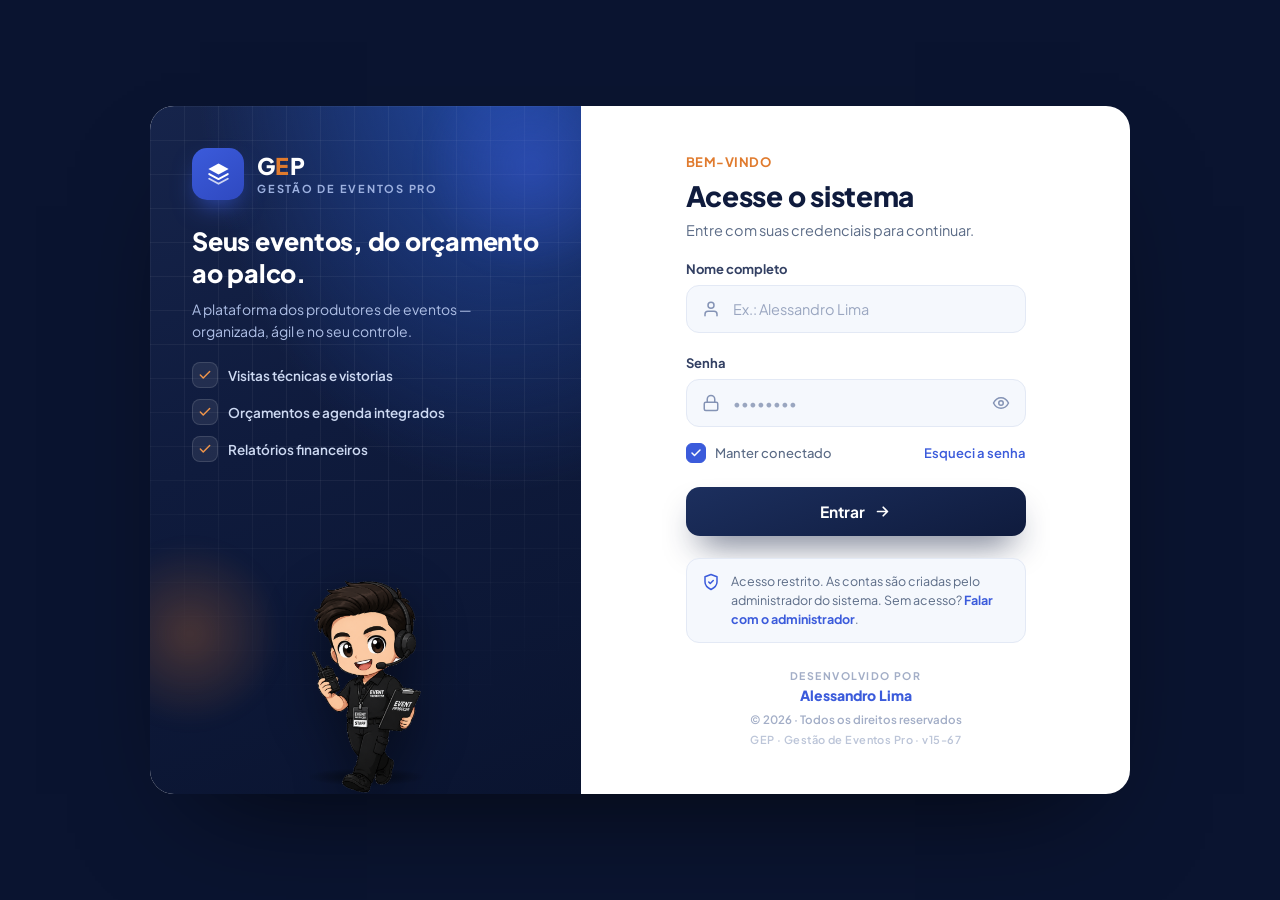
<file: login-gep.html>
<!DOCTYPE html>
<html lang="pt-BR">
<head>
<meta charset="UTF-8">
<meta name="viewport" content="width=device-width, initial-scale=1">
<title>GEP — Acesso ao Sistema</title>
<!-- ===== Ícones do app (arquivos em /icons/) ===== -->
<link rel="icon" type="image/png" sizes="32x32" href="icons/favicon-32.png">
<link rel="icon" type="image/png" sizes="16x16" href="icons/favicon-16.png">
<link rel="apple-touch-icon" sizes="180x180" href="icons/apple-touch-icon.png">
<meta name="apple-mobile-web-app-title" content="GEP">
<meta name="apple-mobile-web-app-capable" content="yes">
<meta name="apple-mobile-web-app-status-bar-style" content="black-translucent">
<link rel="manifest" href="manifest.json">
<meta name="theme-color" content="#0f1b3d">
<link rel="preconnect" href="https://fonts.googleapis.com">
<link rel="preconnect" href="https://fonts.gstatic.com" crossorigin>
<link href="https://fonts.googleapis.com/css2?family=Plus+Jakarta+Sans:wght@400;500;600;700;800&display=swap" rel="stylesheet">
<style>
  /* =====================================================================
     GEP — Gestão de Eventos Pro · Tela de Login
     HTML + CSS + JS puro. Autocontido. Imagem via src="produtor.png".
     Paleta: navy #0f1b3d · acento laranja #e07b2e
     ===================================================================== */
  :root{
    --navy:#0f1b3d; --navy-2:#0a1430; --navy-3:#16244b;
    --accent:#e07b2e; --accent-2:#f0954a;
    --blue:#3b5bdb; --blue-2:#2f49c0;
    --ink:#0f1b3d; --muted:#5b6b86; --line:#e3e9f5; --field:#f5f8fd;
  }
  *{ box-sizing:border-box; }
  html,body{ height:100%; }
  body{
    margin:0; min-height:100vh;
    display:flex; align-items:center; justify-content:center;
    padding:28px;
    font-family:'Plus Jakarta Sans', system-ui, -apple-system, sans-serif;
    background:var(--navy-2);
    color:var(--ink);
  }

  .gep-card{
    position:relative;
    display:flex; width:100%; max-width:980px; min-height:560px;
    background:#fff; border-radius:24px; overflow:hidden;
    box-shadow:0 50px 110px -50px rgba(0,0,0,.7);
  }

  /* ---------- Painel de marca (esquerda) ---------- */
  .gep-brand{
    position:relative; flex:0 0 44%;
    padding:42px 42px 0;
    color:#fff; overflow:hidden;
    background:
      radial-gradient(130% 120% at 82% -10%, #224aa6 0%, rgba(34,74,166,0) 55%),
      linear-gradient(160deg, #16244b 0%, var(--navy) 45%, var(--navy-2) 100%);
    display:flex; flex-direction:column;
  }
  /* grid sutil + glow */
  .gep-brand::before{
    content:""; position:absolute; inset:0;
    background-image:linear-gradient(rgba(255,255,255,.05) 1px, transparent 1px),
                     linear-gradient(90deg, rgba(255,255,255,.05) 1px, transparent 1px);
    background-size:34px 34px; mask-image:radial-gradient(120% 90% at 50% 20%, #000 40%, transparent 80%);
  }
  .gep-glow{ position:absolute; border-radius:50%; filter:blur(8px); pointer-events:none; }
  .gep-glow.a{ width:240px; height:240px; right:-70px; top:-60px; background:radial-gradient(circle, rgba(59,91,219,.45), transparent 65%); }
  .gep-glow.b{ width:200px; height:200px; left:-60px; bottom:60px; background:radial-gradient(circle, rgba(224,123,46,.28), transparent 65%); }

  .gep-logo-row{ position:relative; display:flex; align-items:center; gap:13px; }
  .gep-logo{
    display:inline-flex; align-items:center; justify-content:center;
    width:52px; height:52px; border-radius:15px;
    background:linear-gradient(145deg, var(--blue), var(--blue-2));
    box-shadow:0 12px 26px -8px rgba(59,91,219,.8);
  }
  .gep-logo svg{ width:27px; height:27px; }
  .gep-logo-txt .t{ font-size:23px; font-weight:800; letter-spacing:.02em; line-height:1; }
  .gep-logo-txt .t span{ color:var(--accent); }
  .gep-logo-txt .s{ font-size:11px; font-weight:700; letter-spacing:.16em; color:#9db1e0; text-transform:uppercase; margin-top:5px; }

  .gep-tag{ position:relative; margin-top:26px; }
  .gep-tag h1{ margin:0; font-size:25px; line-height:1.25; font-weight:800; letter-spacing:-.01em; }
  .gep-tag p{ margin:10px 0 0; font-size:14px; line-height:1.55; color:#aebfe6; max-width:280px; }

  .gep-feats{ position:relative; margin-top:20px; display:flex; flex-direction:column; gap:11px; }
  .gep-feat{ display:flex; align-items:center; gap:10px; font-size:13.5px; font-weight:600; color:#cdd9f2; }
  .gep-feat i{ display:inline-flex; align-items:center; justify-content:center; width:26px; height:26px; border-radius:8px; background:rgba(255,255,255,.08); border:1px solid rgba(255,255,255,.12); color:var(--accent-2); }
  .gep-feat svg{ width:14px; height:14px; }

  .gep-mascot{
    position:relative; margin-top:auto; align-self:center;
    width:200px; height:215px;
  }
  .gep-mascot .shadow{
    position:absolute; bottom:8px; left:50%; transform:translateX(-50%);
    width:120px; height:18px; border-radius:50%;
    background:radial-gradient(ellipse at center, rgba(0,0,0,.55), transparent 70%);
    animation:gep-shadow 4.6s ease-in-out infinite;
  }
  .gep-mascot .floater{ position:absolute; inset:0; animation:gep-float 4.8s ease-in-out infinite; }
  .gep-mascot img{
    position:absolute; bottom:0; left:50%; transform:translateX(-50%);
    height:215px; width:auto; display:block;
    filter:drop-shadow(0 16px 26px rgba(0,0,0,.45));
    -webkit-user-drag:none; user-select:none;
    animation:gep-breathe 3.5s ease-in-out infinite;
  }

  /* ---------- Formulário (direita) ---------- */
  .gep-form{ flex:1 1 auto; display:flex; flex-direction:column; justify-content:center; padding:48px 56px; }
  .gep-form-in{ width:100%; max-width:340px; margin:0 auto; }
  .gep-welcome{ font-size:13px; font-weight:700; letter-spacing:.04em; color:var(--accent); text-transform:uppercase; }
  .gep-h{ margin:8px 0 0; font-size:28px; font-weight:800; color:var(--ink); letter-spacing:-.01em; }
  .gep-sub{ margin:8px 0 0; font-size:14.5px; color:var(--muted); }

  .gep-group{ margin-top:22px; }
  .gep-label{ display:block; font-size:13px; font-weight:700; color:#334063; margin-bottom:8px; }
  .gep-field{
    display:flex; align-items:center; gap:11px;
    padding:13px 15px; background:var(--field);
    border:1.5px solid var(--line); border-radius:13px;
    transition:border-color .15s ease, box-shadow .15s ease, background .15s ease;
  }
  .gep-field:focus-within{ border-color:var(--blue); background:#fff; box-shadow:0 0 0 4px rgba(59,91,219,.14); }
  .gep-field svg{ width:18px; height:18px; color:#8493b5; flex:0 0 auto; }
  .gep-field input{ border:none; outline:none; background:transparent; width:100%; font-family:inherit; font-size:14.5px; color:var(--ink); }
  .gep-field input::placeholder{ color:#9aa6c0; }
  .gep-eye{ cursor:pointer; color:#8493b5; display:inline-flex; }

  .gep-row{ display:flex; align-items:center; justify-content:space-between; margin-top:16px; }
  .gep-check{ display:flex; align-items:center; gap:9px; cursor:pointer; font-size:13px; font-weight:500; color:var(--muted); user-select:none; }
  .gep-check .box{ display:inline-flex; align-items:center; justify-content:center; width:20px; height:20px; border-radius:6px; border:1.5px solid var(--line); background:#fff; color:#fff; transition:background .15s, border-color .15s; }
  .gep-check.on .box{ background:var(--blue); border-color:var(--blue); }
  .gep-check .box svg{ width:12px; height:12px; opacity:0; transition:opacity .15s; }
  .gep-check.on .box svg{ opacity:1; }
  .gep-link{ font-size:13px; font-weight:600; color:var(--blue); text-decoration:none; cursor:pointer; }
  .gep-link:hover{ text-decoration:underline; }

  .gep-enter{
    margin-top:24px; width:100%;
    display:flex; align-items:center; justify-content:center; gap:9px;
    padding:15px; border:none; border-radius:14px;
    background:linear-gradient(160deg, #1c2f5e, var(--navy));
    color:#fff; font-family:inherit; font-size:15.5px; font-weight:700; cursor:pointer;
    box-shadow:0 18px 34px -14px rgba(15,27,61,.85);
    transition:filter .15s ease, transform .12s ease;
  }
  .gep-enter:hover{ filter:brightness(1.12); }
  .gep-enter:active{ transform:translateY(1px); }
  .gep-enter svg{ width:17px; height:17px; }

  .gep-admin-note{ margin-top:22px; display:flex; align-items:flex-start; gap:11px; padding:13px 15px; background:var(--field); border:1px solid var(--line); border-radius:13px; font-size:12.5px; line-height:1.5; color:var(--muted); }
  .gep-admin-note svg{ width:18px; height:18px; color:var(--blue); flex:0 0 auto; margin-top:1px; }
  .gep-admin-note a{ font-weight:700; color:var(--blue); text-decoration:none; cursor:pointer; }
  .gep-admin-note a:hover{ text-decoration:underline; }

  .gep-foot{ margin-top:26px; text-align:center; }
  .gep-foot-dev{ font-size:10.5px; font-weight:700; letter-spacing:.14em; color:#a3aec7; text-transform:uppercase; }
  .gep-foot-name{ margin-top:4px; font-size:14px; font-weight:800; color:var(--blue); }
  .gep-foot-copy{ margin-top:8px; font-size:11.5px; font-weight:600; color:#a3aec7; }
  .gep-foot-ver{ margin-top:6px; font-size:11px; font-weight:600; letter-spacing:.04em; color:#bcc5d8; }

  /* =====================================================================
     CAPA ANDROID — layout vertical próprio (oculto no desktop)
     ===================================================================== */
  .gep-android{ display:none; }

  @media (max-width:760px){
    .gep-card{ display:none !important; }            /* esconde a versão desktop */
    body{ padding:0; background:var(--navy-2); align-items:stretch; }
    .gep-android{
      display:flex; flex-direction:column; align-items:center; justify-content:center;
      width:100%; min-height:100vh; min-height:100dvh;
      padding:calc(34px + env(safe-area-inset-top)) 22px calc(26px + env(safe-area-inset-bottom));
      position:relative; overflow:hidden auto; color:#fff;
      background:
        radial-gradient(120% 80% at 80% -10%, #224aa6 0%, rgba(34,74,166,0) 55%),
        linear-gradient(165deg, #16244b 0%, var(--navy) 42%, var(--navy-2) 100%);
    }
    .gep-android::before{
      content:""; position:absolute; inset:0;
      background-image:linear-gradient(rgba(255,255,255,.05) 1px, transparent 1px),
                       linear-gradient(90deg, rgba(255,255,255,.05) 1px, transparent 1px);
      background-size:34px 34px;
      mask-image:radial-gradient(110% 60% at 50% 8%, #000 35%, transparent 78%); pointer-events:none;
    }
    .gep-a-glow{ position:absolute; border-radius:50%; filter:blur(10px); pointer-events:none; }
    .gep-a-glow.a{ width:240px; height:240px; right:-80px; top:-70px; background:radial-gradient(circle, rgba(59,91,219,.5), transparent 65%); }
    .gep-a-glow.b{ width:180px; height:180px; left:-70px; top:160px; background:radial-gradient(circle, rgba(224,123,46,.28), transparent 65%); }

    /* ---- marca (logo + halo) ---- */
    .gep-a-top{ position:relative; flex:0 0 auto; display:flex; flex-direction:column; align-items:center; text-align:center; }
    .gep-a-logo{
      position:relative;
      display:inline-flex; align-items:center; justify-content:center;
      width:72px; height:72px; border-radius:22px;
      background:linear-gradient(150deg, #6f6cf0 0%, var(--blue) 55%, var(--blue-2) 100%);
      box-shadow:0 18px 40px -10px rgba(59,91,219,.95);
    }
    .gep-a-logo::after{ /* halo suave atrás do logo */
      content:""; position:absolute; inset:-26px; z-index:-1; border-radius:50%;
      background:radial-gradient(circle, rgba(111,108,240,.5), transparent 68%);
      filter:blur(6px); animation:gep-halo 5s ease-in-out infinite;
    }
    .gep-a-logo svg{ width:38px; height:38px; }
    .gep-a-title{ margin-top:22px; font-size:29px; font-weight:800; letter-spacing:-.01em; line-height:1.1; }
    .gep-a-title b{ color:var(--blue-sky, #5b8bff); font-weight:800; }
    .gep-a-cats{ margin-top:11px; font-size:11.5px; font-weight:700; letter-spacing:.12em; color:#5f7099; text-transform:uppercase; }

    /* ---- card escuro (glass) ---- */
    .gep-a-card{
      position:relative; flex:0 0 auto;
      width:100%; max-width:420px; margin:30px auto 0;
      padding:26px 22px;
      background:linear-gradient(180deg, rgba(28,42,82,.62), rgba(16,26,54,.62));
      border:1px solid rgba(124,150,210,.16);
      border-radius:22px;
      box-shadow:0 30px 70px -36px rgba(0,0,0,.8), inset 0 1px 0 rgba(255,255,255,.05);
      -webkit-backdrop-filter:blur(8px); backdrop-filter:blur(8px);
    }
    .gep-a-h{ font-size:21px; font-weight:800; color:#fff; letter-spacing:-.01em; }
    .gep-a-group{ margin-top:18px; }
    .gep-a-label{ display:block; font-size:11px; font-weight:700; letter-spacing:.1em; color:#7c8eb6; text-transform:uppercase; margin-bottom:9px; }
    .gep-a-field{
      display:flex; align-items:center; gap:11px;
      padding:15px 15px; border-radius:14px;
      background:rgba(10,18,40,.55); border:1.5px solid rgba(124,150,210,.18);
      transition:border-color .15s ease, box-shadow .15s ease, background .15s ease;
    }
    .gep-a-field:focus-within{ border-color:var(--blue); background:rgba(10,18,40,.8); box-shadow:0 0 0 4px rgba(59,91,219,.22); }
    .gep-a-field svg{ width:18px; height:18px; color:#7c8eb6; flex:0 0 auto; }
    .gep-a-field input{ border:none; outline:none; background:transparent; width:100%; font-family:inherit; font-size:16px; color:#eef2fb; }
    .gep-a-field input::placeholder{ color:#5f7099; }
    .gep-a-field .gep-eye{ cursor:pointer; color:#7c8eb6; display:inline-flex; }
    .gep-a-rowx{ display:flex; align-items:center; justify-content:space-between; margin-top:15px; }
    .gep-a-check{ display:flex; align-items:center; gap:9px; cursor:pointer; font-size:13px; font-weight:500; color:#9fb0d4; user-select:none; }
    .gep-a-check .box{ display:inline-flex; align-items:center; justify-content:center; width:20px; height:20px; border-radius:6px; border:1.5px solid rgba(124,150,210,.3); background:rgba(10,18,40,.5); color:#fff; transition:background .15s, border-color .15s; }
    .gep-a-check.on .box{ background:var(--blue); border-color:var(--blue); }
    .gep-a-check .box svg{ width:12px; height:12px; opacity:0; transition:opacity .15s; }
    .gep-a-check.on .box svg{ opacity:1; }
    .gep-a-link{ font-size:13px; font-weight:600; color:#7ea0ff; text-decoration:none; cursor:pointer; }
    .gep-a-enter{
      margin-top:22px; width:100%;
      display:flex; align-items:center; justify-content:center; gap:9px;
      padding:17px; border:none; border-radius:15px;
      background:linear-gradient(150deg, #4f6ee8, var(--blue-2));
      color:#fff; font-family:inherit; font-size:16px; font-weight:700; cursor:pointer;
      box-shadow:0 16px 32px -12px rgba(59,91,219,.95);
      transition:filter .15s ease, transform .12s ease;
    }
    .gep-a-enter:active{ transform:translateY(1px); }
    .gep-a-enter svg{ width:18px; height:18px; }
    .gep-a-note{ margin-top:16px; display:flex; align-items:flex-start; gap:9px; font-size:12px; line-height:1.5; color:#8294ba; }
    .gep-a-note svg{ width:16px; height:16px; color:#7ea0ff; flex:0 0 auto; margin-top:1px; }
    .gep-a-note a{ color:#7ea0ff; font-weight:700; text-decoration:none; }

    /* ---- rodapé ---- */
    .gep-a-foot{ flex:0 0 auto; margin-top:26px; text-align:center; }
    .gep-a-foot .d{ font-size:10px; font-weight:700; letter-spacing:.16em; color:#5f7099; text-transform:uppercase; }
    .gep-a-foot .n{ margin-top:5px; font-size:14px; font-weight:800; color:#7ea0ff; }
    .gep-a-foot .c{ margin-top:9px; font-size:11px; font-weight:600; color:#5f7099; }
    .gep-a-foot .v{ margin-top:5px; font-size:10px; font-weight:600; letter-spacing:.04em; color:#4a5a82; }
  }
  /* telas curtas: compacta o respiro */
  @media (max-width:760px) and (max-height:760px){
    .gep-a-title{ margin-top:16px; font-size:25px; }
    .gep-a-logo{ width:60px; height:60px; }
    .gep-a-logo svg{ width:32px; height:32px; }
    .gep-a-card{ margin-top:22px; }
    .gep-a-foot{ margin-top:20px; }
  }

  @media (prefers-reduced-motion:reduce){
    .gep-mascot .floater, .gep-mascot img, .gep-mascot .shadow{ animation:none; }
  }

  @keyframes gep-float{ 0%,100%{ transform:translateY(0) rotate(0); } 50%{ transform:translateY(-10px) rotate(-1.4deg); } }
  @keyframes gep-breathe{ 0%,100%{ transform:translateX(-50%) scale(1); } 50%{ transform:translateX(-50%) scale(1.015); } }
  @keyframes gep-shadow{ 0%,100%{ transform:translateX(-50%) scaleX(1); opacity:.3; } 50%{ transform:translateX(-50%) scaleX(.82); opacity:.18; } }
  @keyframes gep-halo{ 0%,100%{ opacity:.7; transform:scale(1); } 50%{ opacity:1; transform:scale(1.08); } }
</style>
</head>
<body>

  <div class="gep-card">

    <!-- ===================== MARCA ===================== -->
    <div class="gep-brand">
      <span class="gep-glow a"></span>
      <span class="gep-glow b"></span>

      <div class="gep-logo-row">
        <span class="gep-logo">
          <svg viewBox="0 0 256 256" fill="none" xmlns="http://www.w3.org/2000/svg"><path d="M128 24l96 52-96 52-96-52 96-52z" fill="#fff"/><path d="M40 124l88 48 88-48" stroke="#fff" stroke-width="18" stroke-linecap="round" stroke-linejoin="round"/><path d="M40 168l88 48 88-48" stroke="#fff" stroke-width="18" stroke-linecap="round" stroke-linejoin="round" opacity=".75"/></svg>
        </span>
        <div class="gep-logo-txt">
          <div class="t">G<span>E</span>P</div>
          <div class="s">Gestão de Eventos Pro</div>
        </div>
      </div>

      <div class="gep-tag">
        <h1>Seus eventos, do orçamento ao palco.</h1>
        <p>A plataforma dos produtores de eventos — organizada, ágil e no seu controle.</p>
      </div>

      <div class="gep-feats">
        <div class="gep-feat"><i><svg viewBox="0 0 24 24" fill="none" stroke="currentColor" stroke-width="2.5" stroke-linecap="round" stroke-linejoin="round"><path d="M20 6L9 17l-5-5"/></svg></i> Visitas técnicas e vistorias</div>
        <div class="gep-feat"><i><svg viewBox="0 0 24 24" fill="none" stroke="currentColor" stroke-width="2.5" stroke-linecap="round" stroke-linejoin="round"><path d="M20 6L9 17l-5-5"/></svg></i> Orçamentos e agenda integrados</div>
        <div class="gep-feat"><i><svg viewBox="0 0 24 24" fill="none" stroke="currentColor" stroke-width="2.5" stroke-linecap="round" stroke-linejoin="round"><path d="M20 6L9 17l-5-5"/></svg></i> Relatórios financeiros</div>
      </div>

      <div class="gep-mascot">
        <div class="shadow"></div>
        <div class="floater"><img src="produtor.png" alt="Mascote produtor de eventos do GEP"></div>
      </div>
    </div>

    <!-- ===================== FORMULÁRIO ===================== -->
    <div class="gep-form">
      <div class="gep-form-in">
        <div class="gep-welcome">Bem-vindo</div>
        <h2 class="gep-h">Acesse o sistema</h2>
        <p class="gep-sub">Entre com suas credenciais para continuar.</p>

        <div class="gep-group">
          <label class="gep-label" for="gepName">Nome completo</label>
          <div class="gep-field">
            <svg viewBox="0 0 24 24" fill="none" stroke="currentColor" stroke-width="2" stroke-linecap="round" stroke-linejoin="round"><path d="M20 21v-2a4 4 0 0 0-4-4H8a4 4 0 0 0-4 4v2"/><circle cx="12" cy="7" r="4"/></svg>
            <input id="gepName" type="text" placeholder="Ex.: Alessandro Lima" autocomplete="name">
          </div>
        </div>

        <div class="gep-group">
          <label class="gep-label" for="gepPwd">Senha</label>
          <div class="gep-field">
            <svg viewBox="0 0 24 24" fill="none" stroke="currentColor" stroke-width="2" stroke-linecap="round" stroke-linejoin="round"><rect x="3" y="11" width="18" height="11" rx="2"/><path d="M7 11V7a5 5 0 0 1 10 0v4"/></svg>
            <input id="gepPwd" type="password" placeholder="••••••••" autocomplete="current-password">
            <span class="gep-eye" id="gepEye" title="Mostrar senha">
              <svg viewBox="0 0 24 24" fill="none" stroke="currentColor" stroke-width="2" stroke-linecap="round" stroke-linejoin="round"><path d="M2 12s3.5-7 10-7 10 7 10 7-3.5 7-10 7-10-7-10-7z"/><circle cx="12" cy="12" r="3"/></svg>
            </span>
          </div>
        </div>

        <div class="gep-row">
          <span class="gep-check on" id="gepCheck">
            <span class="box"><svg viewBox="0 0 24 24" fill="none" stroke="currentColor" stroke-width="3" stroke-linecap="round" stroke-linejoin="round"><path d="M20 6L9 17l-5-5"/></svg></span>
            Manter conectado
          </span>
          <a class="gep-link">Esqueci a senha</a>
        </div>

        <button class="gep-enter" type="button">
          Entrar
          <svg viewBox="0 0 24 24" fill="none" stroke="currentColor" stroke-width="2.4" stroke-linecap="round" stroke-linejoin="round"><path d="M5 12h14M13 6l6 6-6 6"/></svg>
        </button>

        <div class="gep-admin-note">
          <svg viewBox="0 0 24 24" fill="none" stroke="currentColor" stroke-width="2" stroke-linecap="round" stroke-linejoin="round"><path d="M12 22s8-4 8-10V5l-8-3-8 3v7c0 6 8 10 8 10z"/><path d="M9 12l2 2 4-4"/></svg>
          <div>Acesso restrito. As contas são criadas pelo administrador do sistema. Sem acesso? <a>Falar com o administrador</a>.</div>
        </div>

        <div class="gep-foot">
          <div class="gep-foot-dev">Desenvolvido por</div>
          <div class="gep-foot-name">Alessandro Lima</div>
          <div class="gep-foot-copy">© 2026 · Todos os direitos reservados</div>
          <div class="gep-foot-ver">GEP · Gestão de Eventos Pro · v15-67</div>
        </div>
      </div>
    </div>
  </div>

  <!-- ===================== CAPA ANDROID (escura, vertical) ===================== -->
  <div class="gep-android">
    <span class="gep-a-glow a"></span>
    <span class="gep-a-glow b"></span>

    <div class="gep-a-top">
      <span class="gep-a-logo">
        <svg viewBox="0 0 256 256" fill="none" xmlns="http://www.w3.org/2000/svg"><path d="M128 24l96 52-96 52-96-52 96-52z" fill="#fff"/><path d="M40 124l88 48 88-48" stroke="#fff" stroke-width="18" stroke-linecap="round" stroke-linejoin="round"/><path d="M40 168l88 48 88-48" stroke="#fff" stroke-width="18" stroke-linecap="round" stroke-linejoin="round" opacity=".75"/></svg>
      </span>
      <div class="gep-a-title">Gestão de Eventos <b>Pro</b></div>
      <div class="gep-a-cats">Visitas · Orçamentos · Eventos · Financeiro</div>
    </div>

    <div class="gep-a-card">
      <div class="gep-a-h">Acesse o sistema</div>

      <div class="gep-a-group">
        <label class="gep-a-label" for="gepLoginM">Login</label>
        <div class="gep-a-field">
          <svg viewBox="0 0 24 24" fill="none" stroke="currentColor" stroke-width="2" stroke-linecap="round" stroke-linejoin="round"><path d="M20 21v-2a4 4 0 0 0-4-4H8a4 4 0 0 0-4 4v2"/><circle cx="12" cy="7" r="4"/></svg>
          <input id="gepLoginM" type="text" placeholder="seu.usuario" autocomplete="username">
        </div>
      </div>

      <div class="gep-a-group">
        <label class="gep-a-label" for="gepPwdM">Senha</label>
        <div class="gep-a-field">
          <svg viewBox="0 0 24 24" fill="none" stroke="currentColor" stroke-width="2" stroke-linecap="round" stroke-linejoin="round"><rect x="3" y="11" width="18" height="11" rx="2"/><path d="M7 11V7a5 5 0 0 1 10 0v4"/></svg>
          <input id="gepPwdM" type="password" placeholder="••••••••" autocomplete="current-password">
          <span class="gep-eye" id="gepEyeM" title="Mostrar senha">
            <svg viewBox="0 0 24 24" fill="none" stroke="currentColor" stroke-width="2" stroke-linecap="round" stroke-linejoin="round"><path d="M2 12s3.5-7 10-7 10 7 10 7-3.5 7-10 7-10-7-10-7z"/><circle cx="12" cy="12" r="3"/></svg>
          </span>
        </div>
      </div>

      <div class="gep-a-rowx">
        <span class="gep-a-check on" id="gepCheckM">
          <span class="box"><svg viewBox="0 0 24 24" fill="none" stroke="currentColor" stroke-width="3" stroke-linecap="round" stroke-linejoin="round"><path d="M20 6L9 17l-5-5"/></svg></span>
          Manter conectado
        </span>
        <a class="gep-a-link">Esqueci a senha</a>
      </div>

      <button class="gep-a-enter" type="button">
        Entrar
        <svg viewBox="0 0 24 24" fill="none" stroke="currentColor" stroke-width="2.4" stroke-linecap="round" stroke-linejoin="round"><path d="M5 12h14M13 6l6 6-6 6"/></svg>
      </button>

      <div class="gep-a-note">
        <svg viewBox="0 0 24 24" fill="none" stroke="currentColor" stroke-width="2" stroke-linecap="round" stroke-linejoin="round"><path d="M12 22s8-4 8-10V5l-8-3-8 3v7c0 6 8 10 8 10z"/><path d="M9 12l2 2 4-4"/></svg>
        <div>Acesso restrito. Contas criadas pelo administrador. <a>Falar com o admin</a>.</div>
      </div>
    </div>

    <div class="gep-a-foot">
      <div class="d">Desenvolvido por</div>
      <div class="n">Alessandro Lima</div>
      <div class="c">© 2026 · Todos os direitos reservados</div>
      <div class="v">GEP · Gestão de Eventos Pro · v15-67</div>
    </div>
  </div>

  <script>
  (function(){
    // liga mostrar/ocultar senha e o "manter conectado" para qualquer par de ids
    function wire(eyeId, pwdId, checkId){
      var eye = document.getElementById(eyeId), pwd = document.getElementById(pwdId), chk = document.getElementById(checkId);
      if(eye && pwd) eye.addEventListener('click', function(){
        pwd.type = pwd.type === 'password' ? 'text' : 'password';
        eye.style.color = pwd.type === 'text' ? '#3b5bdb' : '#8493b5';
      });
      if(chk) chk.addEventListener('click', function(){ chk.classList.toggle('on'); });
    }
    wire('gepEye','gepPwd','gepCheck');      // desktop
    wire('gepEyeM','gepPwdM','gepCheckM');   // android
  })();
  </script>

</body>
</html>
</file>
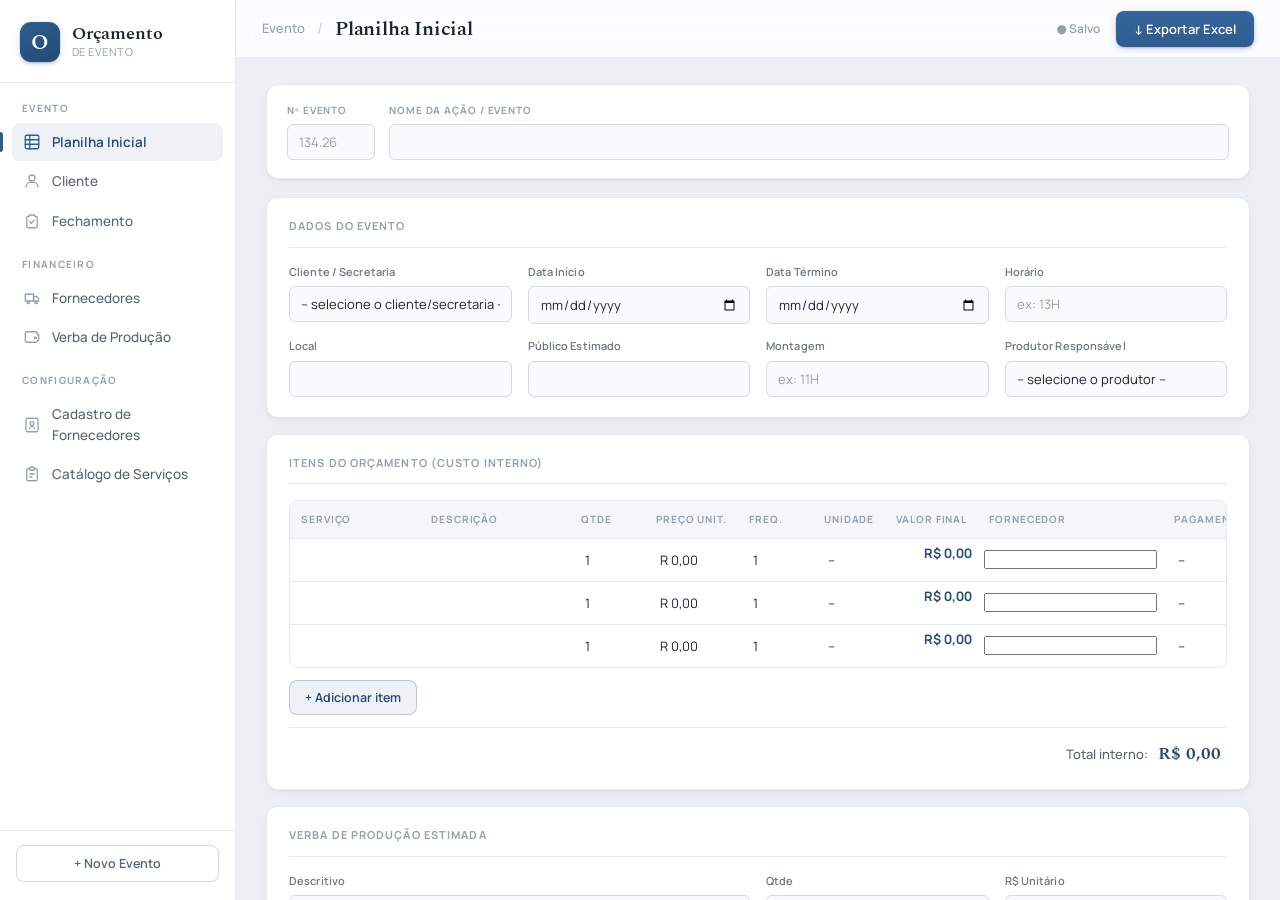
<file: orcamento.html>
<!DOCTYPE html>
<html lang="pt-BR">
<head>
<meta charset="UTF-8">
<meta name="viewport" content="width=device-width, initial-scale=1.0">
<title>Orçamento de Evento</title>
<link rel="manifest" href="manifest.json">
<meta name="theme-color" content="#ffffff">
<link rel="preconnect" href="https://fonts.googleapis.com">
<link rel="preconnect" href="https://fonts.gstatic.com" crossorigin>
<link href="https://fonts.googleapis.com/css2?family=Manrope:wght@400;500;600;700;800&family=Spectral:wght@500;600;700&display=swap" rel="stylesheet">
<link rel="stylesheet" href="css/styles.css">
</head>
<body>

<div class="app-layout">

  <!-- SIDEBAR -->
  <aside class="sidebar">
    <div class="sidebar-header">
      <div class="logo-icon">O</div>
      <div>
        <div class="logo-title">Orçamento</div>
        <div class="logo-sub">de Evento</div>
      </div>
    </div>

    <nav class="sidebar-nav">
      <div class="nav-section-label" data-group="Evento">Evento</div>
      <a class="nav-item active" data-tab="inicial" href="#" onclick="showTab('inicial');return false;">
        <span class="nav-ico"><svg viewBox="0 0 24 24" fill="none" stroke="currentColor" stroke-width="1.7" stroke-linecap="round" stroke-linejoin="round"><rect x="3" y="3" width="18" height="18" rx="2"/><line x1="3" y1="9" x2="21" y2="9"/><line x1="3" y1="15" x2="21" y2="15"/><line x1="9" y1="3" x2="9" y2="21"/></svg></span>Planilha Inicial
      </a>
      <a class="nav-item" data-tab="cliente" href="#" onclick="showTab('cliente');return false;">
        <span class="nav-ico"><svg viewBox="0 0 24 24" fill="none" stroke="currentColor" stroke-width="1.7" stroke-linecap="round" stroke-linejoin="round"><circle cx="12" cy="8" r="4"/><path d="M4 20c0-4 3.6-6.5 8-6.5S20 16 20 20"/></svg></span>Cliente
      </a>
      <a class="nav-item" data-tab="fechamento" href="#" onclick="showTab('fechamento');return false;">
        <span class="nav-ico"><svg viewBox="0 0 24 24" fill="none" stroke="currentColor" stroke-width="1.7" stroke-linecap="round" stroke-linejoin="round"><path d="M9 4h6a1 1 0 0 1 1 1v1h1a2 2 0 0 1 2 2v11a2 2 0 0 1-2 2H7a2 2 0 0 1-2-2V8a2 2 0 0 1 2-2h1V5a1 1 0 0 1 1-1Z"/><path d="M9 13l2 2 4-4"/></svg></span>Fechamento
      </a>

      <div class="nav-section-label" data-group="Financeiro">Financeiro</div>
      <a class="nav-item" data-tab="fornecedores" href="#" onclick="showTab('fornecedores');return false;">
        <span class="nav-ico"><svg viewBox="0 0 24 24" fill="none" stroke="currentColor" stroke-width="1.7" stroke-linecap="round" stroke-linejoin="round"><path d="M3 7h11v9H3z"/><path d="M14 10h4l3 3v3h-7z"/><circle cx="7" cy="18" r="1.6"/><circle cx="17.5" cy="18" r="1.6"/></svg></span>Fornecedores
      </a>
      <a class="nav-item" data-tab="verba" href="#" onclick="showTab('verba');return false;">
        <span class="nav-ico"><svg viewBox="0 0 24 24" fill="none" stroke="currentColor" stroke-width="1.7" stroke-linecap="round" stroke-linejoin="round"><path d="M3 7a2 2 0 0 1 2-2h12a2 2 0 0 1 2 2v2h1a1 1 0 0 1 1 1v6a1 1 0 0 1-1 1h-1v0a2 2 0 0 1-2 2H5a2 2 0 0 1-2-2Z"/><circle cx="16.5" cy="13" r="1.3"/></svg></span>Verba de Produção
      </a>

      <div class="nav-section-label" data-group="Configuração">Configuração</div>
      <a class="nav-item" data-tab="cadastro" href="#" onclick="showTab('cadastro');return false;">
        <span class="nav-ico"><svg viewBox="0 0 24 24" fill="none" stroke="currentColor" stroke-width="1.7" stroke-linecap="round" stroke-linejoin="round"><rect x="4" y="3" width="16" height="18" rx="2"/><circle cx="12" cy="10" r="2.6"/><path d="M8.5 16.5c.6-1.6 2-2.2 3.5-2.2s2.9.6 3.5 2.2"/></svg></span>Cadastro de Fornecedores
      </a>
      <a class="nav-item" data-tab="servicos" href="#" onclick="showTab('servicos');return false;">
        <span class="nav-ico"><svg viewBox="0 0 24 24" fill="none" stroke="currentColor" stroke-width="1.7" stroke-linecap="round" stroke-linejoin="round"><path d="M9 5H7a2 2 0 0 0-2 2v12a2 2 0 0 0 2 2h10a2 2 0 0 0 2-2V7a2 2 0 0 0-2-2h-2"/><rect x="9" y="3" width="6" height="4" rx="1"/><line x1="9" y1="12" x2="15" y2="12"/><line x1="9" y1="16" x2="12" y2="16"/></svg></span>Catálogo de Serviços
      </a>
    </nav>

    <div class="sidebar-footer">
      <button class="btn-novo" onclick="novoEvento()">+ Novo Evento</button>
    </div>
  </aside>

  <!-- MAIN AREA -->
  <div class="main-area">

    <!-- TOPBAR -->
    <div class="topbar">
      <div class="topbar-left">
        <span class="topbar-group" id="topbarGroup">Evento</span>
        <span class="topbar-sep">/</span>
        <span class="topbar-title" id="topbarTitle">Planilha Inicial</span>
        <span class="topbar-badge" id="topbarBadge"></span>
      </div>
      <div class="topbar-right">
        <span class="save-status" id="saveStatus">●&nbsp;Salvo</span>
        <button class="btn-export" id="gerarBtn">↓ Exportar Excel</button>
      </div>
    </div>

    <!-- CONTENT AREA -->
    <div class="content-area">

      <!-- Datalists globais -->
      <datalist id="dl-fornecedores"></datalist>
      <datalist id="dl-servicos">
        <option value="Iluminação Cênica">
        <option value="Iluminação de Palco">
        <option value="Sonorização">
        <option value="Gerador">
        <option value="Estrutura de Palco">
        <option value="Estrutura Metálica">
        <option value="Tendas">
        <option value="Segurança">
        <option value="Brigadistas">
        <option value="Decoração">
        <option value="Buffet">
        <option value="Filmagem">
        <option value="Fotografia">
        <option value="Transmissão ao Vivo">
        <option value="Rádio Comunicação">
        <option value="Limpeza">
        <option value="Transporte">
        <option value="Hospedagem">
        <option value="Locução">
        <option value="Atrações Artísticas">
      </datalist>

      <!-- ===== ABA 1: PLANILHA INICIAL ===== -->
      <div class="tab-section active" id="tab-inicial">

        <div class="event-header-strip">
          <div class="field-inline">
            <label>Nº Evento</label>
            <input type="text" id="numEvento" placeholder="134.26" style="width:88px">
          </div>
          <div class="field-inline" style="flex:1">
            <label>Nome da Ação / Evento</label>
            <input type="text" id="nomeEvento">
          </div>
        </div>

        <div class="card">
          <div class="card-title">Dados do Evento</div>
          <div class="form-grid">
            <div class="form-field">
              <label>Cliente / Secretaria</label>
              <select id="cliente"></select>
            </div>
            <div class="form-field">
              <label>Data Início</label>
              <input type="date" id="dataInicio">
            </div>
            <div class="form-field">
              <label>Data Término</label>
              <input type="date" id="dataTermino">
            </div>
            <div class="form-field">
              <label>Horário</label>
              <input type="text" id="horario" placeholder="ex: 13H">
            </div>
            <div class="form-field">
              <label>Local</label>
              <input type="text" id="local">
            </div>
            <div class="form-field">
              <label>Público Estimado</label>
              <input type="text" id="publicoEstimado">
            </div>
            <div class="form-field">
              <label>Montagem</label>
              <input type="text" id="montagem" placeholder="ex: 11H">
            </div>
            <div class="form-field">
              <label>Produtor Responsável</label>
              <select id="produtor"></select>
            </div>
          </div>
        </div>

        <div class="card">
          <div class="card-title">Itens do Orçamento (custo interno)</div>
          <div class="table-wrap">
            <table id="itensTable">
              <thead>
                <tr>
                  <th class="col-servico">Serviço</th>
                  <th class="col-desc">Descrição</th>
                  <th class="col-num">Qtde</th>
                  <th class="col-num">Preço Unit.</th>
                  <th class="col-num">Freq.</th>
                  <th class="col-sm">Unidade</th>
                  <th class="col-num">Valor Final</th>
                  <th class="col-forn">Fornecedor</th>
                  <th class="col-sm">Pagamento</th>
                  <th class="col-obs">OBS</th>
                  <th class="col-del"></th>
                </tr>
              </thead>
              <tbody id="itensBody"></tbody>
            </table>
          </div>
          <div class="table-actions">
            <button type="button" class="btn-table-add" id="addRowBtn">+ Adicionar item</button>
          </div>
          <div class="total-bar">Total interno: <span id="totalGeral">R$ 0,00</span></div>
        </div>

        <div class="card">
          <div class="card-title">Verba de Produção Estimada</div>
          <div class="form-grid">
            <div class="form-field col-span-2">
              <label>Descritivo</label>
              <input type="text" id="verbaEstDescritivo" value="Verba para produção com comprovação pós evento">
            </div>
            <div class="form-field">
              <label>Qtde</label>
              <input type="number" id="verbaEstQtde" step="any" value="1">
            </div>
            <div class="form-field">
              <label>R$ Unitário</label>
              <input type="number" id="verbaEstUnitario" step="any" value="0">
            </div>
            <div class="form-field">
              <label>Nome da Empresa</label>
              <input type="text" id="nomeEmpresa" placeholder="ex: Sua Empresa de Eventos Ltda">
            </div>
            <div class="form-field col-span-2">
              <label>Observação</label>
              <input type="text" id="verbaEstObs" value="Contra apresentação somente com notas fiscais">
            </div>
          </div>
          <div class="total-bar">Subtotal verba: <span id="totalVerbaEst">R$ 0,00</span></div>
        </div>

        <div class="card">
          <div class="card-title">Margem de Lucro e Total</div>
          <div class="form-grid" style="align-items:end">
            <div class="form-field">
              <label>Margem de Lucro (%)</label>
              <input type="number" id="margemLucro" step="any" value="20">
            </div>
            <div class="form-field">
              <label>Total do Evento (Serviços + Verba)</label>
              <div class="total-display" id="totalDoEvento">R$ 0,00</div>
            </div>
            <div class="form-field">
              <label>Valor Total com Margem</label>
              <div class="total-display total-display--hl" id="valorComMargem">R$ 0,00</div>
              <div class="total-hint">Total <span id="custoBaseMargem">R$ 0,00</span> × margem</div>
            </div>
          </div>
        </div>

        <div class="section-actions">
          <button type="button" class="btn-next" id="avancarClienteBtn">Avançar para Cliente →</button>
        </div>
      </div>

      <!-- ===== ABA 2: CLIENTE ===== -->
      <div class="tab-section" id="tab-cliente">
        <div class="info-note">
          Este é o documento que será encaminhado ao cliente. Os dados do evento vêm automaticamente da Planilha Inicial.
          Use "Trazer itens" para importar os itens já lançados (o preço pode ser editado para aplicar markup).
        </div>

        <div class="card card--accent">
          <div class="card-title">Resumo do Evento</div>
          <div class="form-grid">
            <div class="form-field"><label>Projeto Nº</label><input type="text" id="cProjeto" readonly></div>
            <div class="form-field col-span-2"><label>Evento</label><input type="text" id="cEvento" readonly></div>
            <div class="form-field"><label>Data</label><input type="text" id="cData" readonly></div>
            <div class="form-field"><label>Horário</label><input type="text" id="cHorario" readonly></div>
            <div class="form-field"><label>Local</label><input type="text" id="cLocal" readonly></div>
            <div class="form-field"><label>PAX / Público</label><input type="text" id="cPax" readonly></div>
          </div>
        </div>

        <div class="card card--accent">
          <div class="card-title">Itens da Proposta ao Cliente</div>
          <div class="table-wrap">
            <table id="clienteItensTable">
              <thead>
                <tr>
                  <th class="col-servico">Serviço</th>
                  <th class="col-desc">Descrição</th>
                  <th class="col-num">Qtde</th>
                  <th class="col-num">R$ Unitário</th>
                  <th class="col-num">Freq.</th>
                  <th class="col-num">Valor Final</th>
                  <th class="col-del"></th>
                </tr>
              </thead>
              <tbody id="clienteItensBody"></tbody>
            </table>
          </div>
          <div class="table-actions">
            <button type="button" class="btn-table-sec" id="trazerItensBtn">↺ Trazer itens da Planilha Inicial</button>
            <button type="button" class="btn-table-add" id="addClienteRowBtn">+ Adicionar item</button>
          </div>
          <div class="total-bar">Valor total ao cliente: <span id="totalCliente">R$ 0,00</span></div>
        </div>

        <div class="card card--accent">
          <div class="card-title">Condições</div>
          <div class="form-grid">
            <div class="form-field col-span-3">
              <label>Observações</label>
              <textarea id="observacoes" rows="2"></textarea>
            </div>
            <div class="form-field">
              <label>Prazo de Validade do Orçamento</label>
              <input type="text" id="prazoValidade" placeholder="ex: 10 dias">
            </div>
          </div>
        </div>

        <div class="section-actions">
          <button type="button" class="btn-back" id="voltarInicialBtn">← Planilha Inicial</button>
          <button type="button" class="btn-next" id="avancarFechamentoBtn">Avançar para Fechamento →</button>
        </div>
      </div>

      <!-- ===== ABA 3: FECHAMENTO ===== -->
      <div class="tab-section" id="tab-fechamento">
        <div class="info-note">
          Aqui o produtor fecha os custos reais do evento. Use "Trazer itens" para importar e ajuste o que mudou.
        </div>

        <div class="card card--fech">
          <div class="card-title">Dados do Evento</div>
          <div class="form-grid">
            <div class="form-field"><label>Nº do Evento</label><input type="text" id="numEventoFech"></div>
            <div class="form-field"><label>Cliente / Secretaria</label><select id="clienteFech"></select></div>
            <div class="form-field col-span-2"><label>Nome da Ação / Evento</label><input type="text" id="nomeEventoFech"></div>
            <div class="form-field"><label>Data Início</label><input type="date" id="dataInicioFech"></div>
            <div class="form-field"><label>Data Término</label><input type="date" id="dataTerminoFech"></div>
            <div class="form-field"><label>Horário</label><input type="text" id="horarioFech"></div>
            <div class="form-field"><label>Local</label><input type="text" id="localFech"></div>
            <div class="form-field"><label>Público Estimado</label><input type="text" id="publicoEstimadoFech"></div>
            <div class="form-field"><label>Montagem</label><input type="text" id="montagemFech"></div>
            <div class="form-field"><label>Produtor Responsável</label><select id="produtorFech"></select></div>
          </div>
          <div class="table-actions" style="margin-top:8px">
            <button type="button" class="btn-table-sec" id="atualizarHeaderFechBtn">↺ Atualizar dados (da Planilha Inicial)</button>
          </div>
        </div>

        <div class="card card--fech">
          <div class="card-title">Itens de Fechamento</div>
          <div class="table-wrap">
            <table id="fechamentoItensTable">
              <thead>
                <tr>
                  <th class="col-servico">Serviço</th>
                  <th class="col-desc">Descrição</th>
                  <th class="col-num">Qtde</th>
                  <th class="col-num">Preço Unit.</th>
                  <th class="col-num">Freq.</th>
                  <th class="col-sm">Unidade</th>
                  <th class="col-num">Valor Final</th>
                  <th class="col-forn">Fornecedor</th>
                  <th class="col-sm">Pagamento</th>
                  <th class="col-obs">OBS</th>
                  <th class="col-del"></th>
                </tr>
              </thead>
              <tbody id="fechamentoItensBody"></tbody>
            </table>
          </div>
          <div class="table-actions">
            <button type="button" class="btn-table-sec" id="trazerFechamentoBtn">↺ Trazer itens da Planilha Inicial</button>
            <button type="button" class="btn-table-add" id="addFechamentoRowBtn">+ Adicionar item</button>
          </div>
          <div class="total-bar">Total de fechamento: <span id="totalFechamento">R$ 0,00</span></div>
        </div>

        <div class="section-actions">
          <button type="button" class="btn-back" id="voltarClienteBtn">← Cliente</button>
          <button type="button" class="btn-next" id="avancarFornecedoresBtn">Avançar para Fornecedores →</button>
        </div>
      </div>

      <!-- ===== ABA 4: FORNECEDORES ===== -->
      <div class="tab-section" id="tab-fornecedores">
        <div class="info-note">
          Controle de pagamento aos fornecedores. Use "Trazer fornecedores" para importar automaticamente cada fornecedor
          único usado no fechamento com valor total já preenchido.
        </div>

        <div class="card card--forn">
          <div class="card-title">Resumo do Evento</div>
          <div class="form-grid">
            <div class="form-field"><label>Cliente</label><input type="text" id="fCliente" readonly></div>
            <div class="form-field"><label>Nº do Evento</label><input type="text" id="fNumEvento" readonly></div>
            <div class="form-field col-span-2"><label>Evento</label><input type="text" id="fEvento" readonly></div>
            <div class="form-field"><label>Data Início</label><input type="text" id="fDataInicio" readonly></div>
            <div class="form-field"><label>Local</label><input type="text" id="fLocal" readonly></div>
            <div class="form-field"><label>Produtor</label><input type="text" id="fProdutor" readonly></div>
          </div>
        </div>

        <div class="card card--forn">
          <div class="card-title">Fornecedores</div>
          <div class="table-wrap">
            <table id="fornecedoresTable">
              <thead>
                <tr>
                  <th class="col-forn">Fornecedor</th>
                  <th>CNPJ</th>
                  <th>Contato</th>
                  <th>Telefone</th>
                  <th class="col-num">Valor Final</th>
                  <th class="col-sm">Pagamento</th>
                  <th>Vencimento</th>
                  <th class="col-obs">Observações</th>
                  <th class="col-del"></th>
                </tr>
              </thead>
              <tbody id="fornecedoresBody"></tbody>
            </table>
          </div>
          <div class="table-actions">
            <button type="button" class="btn-table-sec" id="trazerFornecedoresBtn">↺ Trazer fornecedores do Fechamento</button>
            <button type="button" class="btn-table-add" id="addFornecedorRowBtn">+ Adicionar fornecedor</button>
          </div>
          <div class="total-bar">Total a pagar: <span id="totalFornecedores">R$ 0,00</span></div>
        </div>

        <div class="section-actions">
          <button type="button" class="btn-back" id="voltarFechamentoBtn">← Fechamento</button>
          <button type="button" class="btn-print" id="imprimirFornecedoresBtn">Imprimir</button>
          <button type="button" class="btn-next" id="avancarVerbaBtn">Avançar para Verba →</button>
        </div>
      </div>

      <!-- ===== ABA 5: VERBA DE PRODUÇÃO ===== -->
      <div class="tab-section" id="tab-verba">
        <div class="info-note">
          Registre aqui os gastos de verba de produção. Ao final, use "Exportar Excel" para baixar o arquivo completo.
        </div>

        <div class="card card--verba">
          <div class="card-title">Resumo do Evento</div>
          <div class="form-grid">
            <div class="form-field"><label>Nº do Evento</label><input type="text" id="vNumEvento" readonly></div>
            <div class="form-field"><label>Data do Evento</label><input type="text" id="vData" readonly></div>
            <div class="form-field col-span-2"><label>Evento</label><input type="text" id="vEvento" readonly></div>
            <div class="form-field"><label>Produtor</label><input type="text" id="vProdutor" readonly></div>
          </div>
        </div>

        <div class="card card--verba">
          <div class="card-title">Itens de Verba de Produção</div>
          <div class="table-wrap">
            <table id="verbaTable">
              <thead>
                <tr>
                  <th class="col-forn">Produtor</th>
                  <th class="col-desc">Item</th>
                  <th class="col-num">Valor (R$)</th>
                  <th class="col-obs">OBS</th>
                  <th class="col-del"></th>
                </tr>
              </thead>
              <tbody id="verbaBody"></tbody>
            </table>
          </div>
          <div class="table-actions">
            <button type="button" class="btn-table-add" id="addVerbaRowBtn">+ Adicionar item</button>
          </div>
          <div class="total-bar">Total de verba gasta: <span id="totalVerba">R$ 0,00</span></div>
          <div id="totalPorProdutor" style="margin-top:10px;border-top:1px solid var(--border);padding-top:10px;font-size:13px;color:var(--text-secondary)"></div>
        </div>

        <div class="section-actions">
          <button type="button" class="btn-back" id="voltarFornecedoresBtn">← Fornecedores</button>
          <button type="button" class="btn-print" id="imprimirVerbaBtn">Imprimir</button>
          <span class="msg" id="msg"></span>
        </div>
      </div>

      <!-- ===== ABA CADASTRO ===== -->
      <div class="tab-section" id="tab-cadastro">
        <div class="info-note info-note--cad">
          Cadastro editável de fornecedores. Alterações aqui atualizam imediatamente o autocomplete usado nas outras abas
          e também são exportadas para a planilha Excel.
        </div>
        <div class="card card--cad">
          <div class="card-title">Fornecedores Cadastrados</div>
          <div class="table-wrap">
            <table id="cadastroTable">
              <thead>
                <tr>
                  <th class="col-forn">Fornecedor</th>
                  <th>CNPJ / CPF</th>
                  <th>Contato</th>
                  <th>Telefone</th>
                  <th>Prazo de Pagamento</th>
                  <th class="col-desc">Serviço</th>
                  <th class="col-del"></th>
                </tr>
              </thead>
              <tbody id="cadastroBody"></tbody>
            </table>
          </div>
          <div class="table-actions">
            <button type="button" class="btn-table-add" id="addCadastroRowBtn">+ Adicionar fornecedor</button>
          </div>
        </div>
      </div>

      <!-- ===== ABA CATÁLOGO DE SERVIÇOS ===== -->
      <div class="tab-section" id="tab-servicos">
        <div class="info-note info-note--cad">
          Catálogo editável de serviços. Os serviços cadastrados aqui aparecem como sugestões no campo "Serviço" das tabelas de itens.
          As alterações são salvas automaticamente e ficam disponíveis em todos os orçamentos.
        </div>
        <div class="card card--cad">
          <div class="card-title">Serviços Cadastrados</div>
          <div class="table-wrap">
            <table id="catalogoServicosTable">
              <thead>
                <tr>
                  <th>Nome do Serviço</th>
                  <th class="col-del"></th>
                </tr>
              </thead>
              <tbody id="catalogoServicosBody"></tbody>
            </table>
          </div>
          <div class="table-actions" style="margin-top:10px;">
            <input type="text" id="novoServicoInput" placeholder="Nome do novo serviço..." style="flex:1;max-width:320px;">
            <button type="button" class="btn-table-add" id="addCatalogoServicoBtn">+ Adicionar</button>
          </div>
        </div>
      </div>

    </div><!-- end content-area -->
  </div><!-- end main-area -->
</div><!-- end app-layout -->

<script src="lib/exceljs.min.js"></script>
<script src="js/data.js"></script>
<script src="js/app.js"></script>
<script src="js/excel.js"></script>
<script>
  if ('serviceWorker' in navigator) {
    navigator.serviceWorker.register('sw.js');
  }
</script>
</body>
</html>
</file>
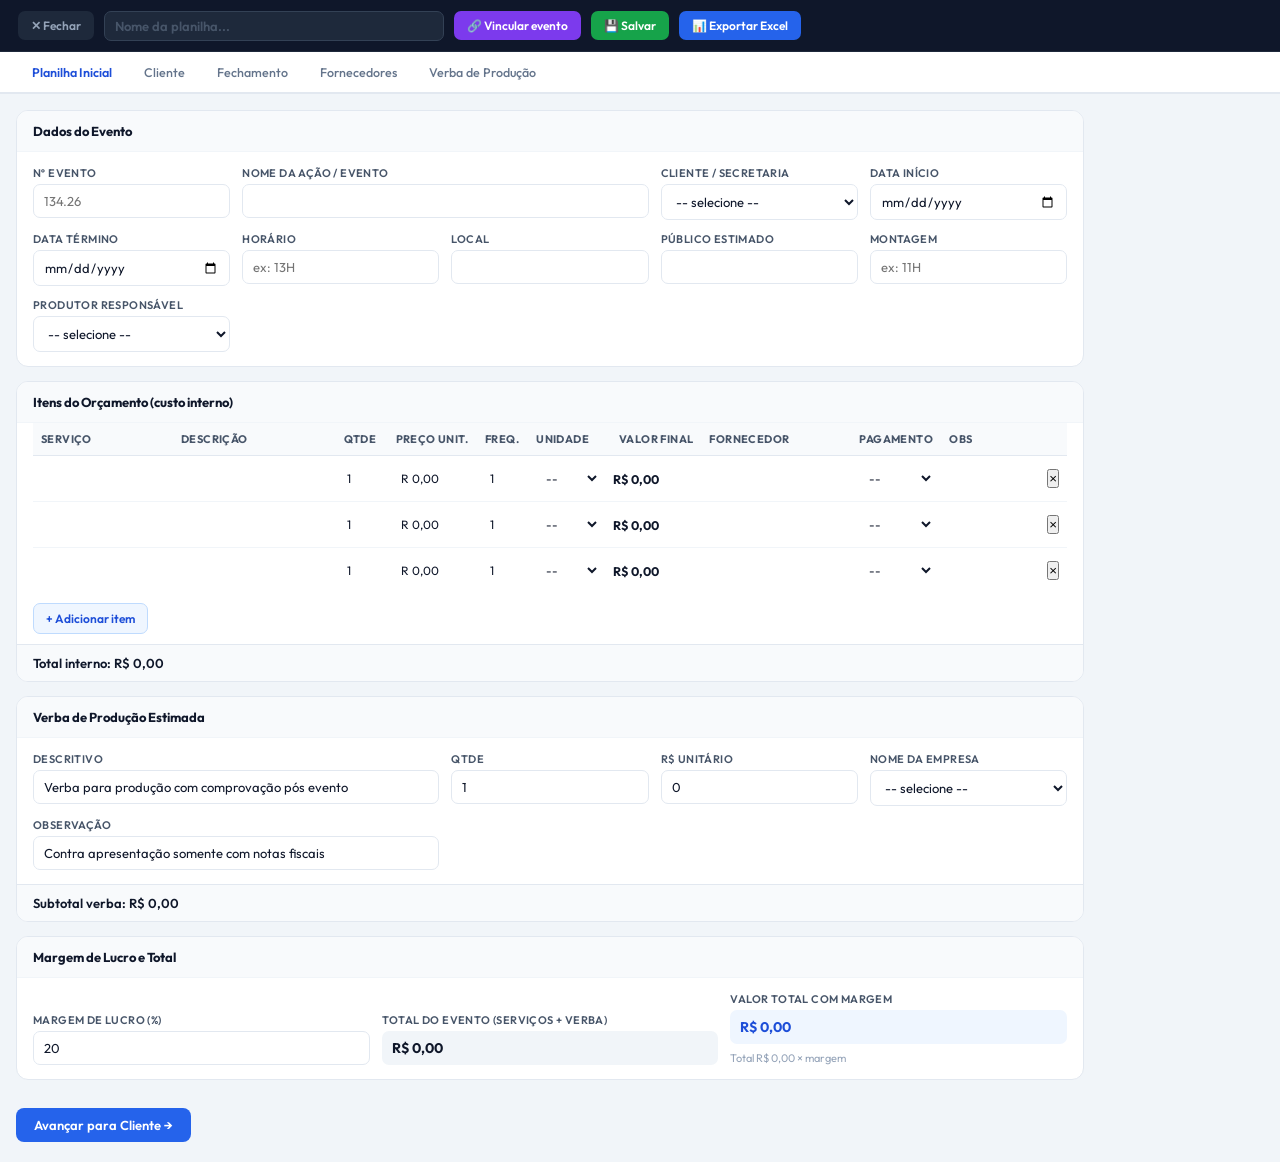
<file: planilha.html>
<!DOCTYPE html>
<html lang="pt-BR">
<head>
<meta charset="UTF-8">
<meta name="viewport" content="width=device-width, initial-scale=1.0">
<title>Planilha Orçamentária</title>
<link rel="preconnect" href="https://fonts.googleapis.com">
<link rel="preconnect" href="https://fonts.gstatic.com" crossorigin>
<link href="https://fonts.googleapis.com/css2?family=Outfit:wght@400;500;600;700&display=swap" rel="stylesheet">
<style>
/* Reset e base */
*, *::before, *::after { box-sizing: border-box; margin: 0; padding: 0; }
body { font-family: 'Outfit', 'Inter', sans-serif; background: #F1F5F9; color: #0F172A; font-size: 13px; }

/* ── Topbar GEP-style ── */
.plnl-topbar {
  position: sticky; top: 0; z-index: 100;
  background: #0F172A; color: #fff;
  display: flex; align-items: center; gap: 10px;
  padding: 10px 18px; border-bottom: 1px solid #1E293B;
  min-height: 52px;
}
.plnl-topbar-title { font-size: 14px; font-weight: 600; flex: 1; white-space: nowrap; overflow: hidden; text-overflow: ellipsis; }
.plnl-topbar-sub { font-size: 11px; color: #94A3B8; }
.plnl-btn { padding: 7px 13px; border: none; border-radius: 7px; font-size: 12px; font-weight: 600; cursor: pointer; display: inline-flex; align-items: center; gap: 5px; font-family: inherit; }
.plnl-btn-close { background: #1E293B; color: #94A3B8; }
.plnl-btn-close:hover { background: #334155; color: #fff; }
.plnl-btn-save { background: #16A34A; color: #fff; }
.plnl-btn-save:hover { background: #15803D; }
.plnl-btn-excel { background: #2563EB; color: #fff; }
.plnl-btn-excel:hover { background: #1D4ED8; }
.plnl-btn-vincular { background: #7C3AED; color: #fff; }
.plnl-btn-vincular:hover { background: #6D28D9; }
#plnlNomeInput {
  background: #1E293B; border: 1px solid #334155; border-radius: 7px;
  color: #fff; padding: 6px 10px; font-size: 13px; font-weight: 600;
  font-family: inherit; min-width: 200px; flex: 1; max-width: 340px;
}
#plnlNomeInput::placeholder { color: #475569; }
#plnlNomeInput:focus { outline: none; border-color: #2563EB; }

/* ── Tabs ── */
.plnl-tabs-bar {
  background: #fff; border-bottom: 2px solid #E2E8F0;
  display: flex; gap: 0; overflow-x: auto; padding: 0 16px;
  position: sticky; top: 52px; z-index: 90;
}
.plnl-tabs-bar::-webkit-scrollbar { height: 3px; }
.plnl-tabs-bar::-webkit-scrollbar-thumb { background: #CBD5E1; }
.plnl-tab {
  padding: 12px 16px; font-size: 12.5px; font-weight: 500;
  color: #64748B; cursor: pointer; white-space: nowrap;
  border-bottom: 2px solid transparent; margin-bottom: -2px;
  transition: color .15s, border-color .15s;
}
.plnl-tab:hover { color: #1D4ED8; }
.plnl-tab.active { color: #1D4ED8; border-bottom-color: #2563EB; font-weight: 600; }

/* ── Conteúdo ── */
.content-area { padding: 16px; max-width: 1100px; }
.tab-section { display: none; }
.tab-section.active { display: block; }

/* ── Cards ── */
.card { background: #fff; border: 1px solid #E2E8F0; border-radius: 12px; margin-bottom: 14px; overflow: hidden; }
.card-title { font-size: 13px; font-weight: 700; color: #0F172A; padding: 12px 16px; border-bottom: 1px solid #F1F5F9; background: #F8FAFC; }
.card--accent .card-title { background: #EFF6FF; color: #1D4ED8; border-bottom-color: #DBEAFE; }
.card--fech .card-title { background: #F0FDF4; color: #166534; border-bottom-color: #DCFCE7; }
.card--forn .card-title { background: #FFFBEB; color: #92400E; border-bottom-color: #FEF3C7; }
.card--verba .card-title { background: #FFF1F2; color: #9F1239; border-bottom-color: #FFE4E6; }
.card--cad .card-title { background: #F8FAFC; }

/* ── Form grid ── */
.form-grid { display: grid; grid-template-columns: repeat(auto-fit, minmax(180px, 1fr)); gap: 12px; padding: 14px 16px; }
.form-field { display: flex; flex-direction: column; gap: 4px; }
.form-field.col-span-2 { grid-column: span 2; }
.form-field.col-span-3 { grid-column: span 3; }
.form-field label { font-size: 11px; font-weight: 600; color: #475569; text-transform: uppercase; letter-spacing: .4px; }
.form-field input, .form-field select, .form-field textarea {
  padding: 8px 10px; border: 1.5px solid #E2E8F0; border-radius: 7px;
  font-size: 13px; color: #0F172A; background: #fff; font-family: inherit;
  transition: border-color .15s;
}
.form-field input:focus, .form-field select:focus, .form-field textarea:focus {
  outline: none; border-color: #2563EB;
}
.form-field input[readonly], .form-field input[disabled] {
  background: #F8FAFC; color: #64748B;
}
.form-field textarea { resize: vertical; min-height: 60px; }
.total-display { padding: 8px 10px; background: #F1F5F9; border-radius: 7px; font-weight: 700; font-size: 14px; color: #0F172A; }
.total-display--hl { background: #EFF6FF; color: #1D4ED8; }
.total-hint { font-size: 11px; color: #94A3B8; margin-top: 3px; }

/* ── Tabelas ── */
.table-wrap { overflow-x: auto; padding: 0 16px; }
table { width: 100%; border-collapse: collapse; font-size: 12.5px; }
thead tr { background: #F8FAFC; }
th { padding: 9px 8px; text-align: left; font-size: 11px; font-weight: 700; color: #475569; text-transform: uppercase; letter-spacing: .4px; border-bottom: 1.5px solid #E2E8F0; white-space: nowrap; }
td { padding: 8px 6px; border-bottom: 1px solid #F1F5F9; vertical-align: middle; }
tr:last-child td { border-bottom: none; }
td input, td select { width: 100%; padding: 5px 7px; border: 1.5px solid transparent; border-radius: 5px; font-size: 12px; font-family: inherit; background: transparent; color: #0F172A; }
td input:focus, td select:focus { outline: none; border-color: #2563EB; background: #fff; }
td input[list] { min-width: 120px; }
.col-del { width: 30px; }
.col-num { width: 90px; }
.col-sm { width: 80px; }
.col-servico { width: 130px; }
.col-forn { min-width: 150px; }
.col-desc { min-width: 160px; }
.col-obs { min-width: 120px; }
.btn-del { background: none; border: none; cursor: pointer; color: #DC2626; font-size: 15px; padding: 2px 6px; border-radius: 4px; }
.btn-del:hover { background: #FEF2F2; }

/* ── Rodapé de tabela ── */
.table-actions { display: flex; gap: 8px; padding: 10px 16px; flex-wrap: wrap; align-items: center; }
.btn-table-add { padding: 7px 12px; background: #EFF6FF; color: #1D4ED8; border: 1px solid #BFDBFE; border-radius: 7px; font-size: 12px; font-weight: 600; cursor: pointer; font-family: inherit; }
.btn-table-add:hover { background: #DBEAFE; }
.btn-table-sec { padding: 7px 12px; background: #F0FDF4; color: #166534; border: 1px solid #BBF7D0; border-radius: 7px; font-size: 12px; font-weight: 600; cursor: pointer; font-family: inherit; }
.btn-table-sec:hover { background: #DCFCE7; }
.total-bar { padding: 10px 16px; background: #F8FAFC; border-top: 1px solid #E2E8F0; font-size: 13px; font-weight: 600; color: #0F172A; }

/* ── Info note ── */
.info-note { margin-bottom: 12px; padding: 10px 14px; background: #EFF6FF; border: 1px solid #BFDBFE; border-radius: 8px; font-size: 12px; color: #1E40AF; }
.info-note--cad { background: #F0FDF4; border-color: #BBF7D0; color: #166534; }

/* ── Ações de seção ── */
.section-actions { display: flex; gap: 8px; align-items: center; padding: 14px 0 4px; flex-wrap: wrap; }
.btn-next { padding: 9px 18px; background: #2563EB; color: #fff; border: none; border-radius: 8px; font-size: 13px; font-weight: 600; cursor: pointer; font-family: inherit; }
.btn-next:hover { background: #1D4ED8; }
.btn-back { padding: 9px 18px; background: #F1F5F9; color: #475569; border: 1px solid #E2E8F0; border-radius: 8px; font-size: 13px; font-weight: 600; cursor: pointer; font-family: inherit; }
.btn-back:hover { background: #E2E8F0; }
.btn-print { padding: 9px 14px; background: #F8FAFC; color: #475569; border: 1px solid #E2E8F0; border-radius: 8px; font-size: 13px; cursor: pointer; font-family: inherit; }
.msg { font-size: 12px; color: #64748B; }

/* ── Modal vincular ── */
.plnl-modal-bg { display:none; position:fixed; inset:0; background:rgba(0,0,0,.5); z-index:999; align-items:center; justify-content:center; }
.plnl-modal-bg.open { display:flex; }
.plnl-modal { background:#fff; border-radius:14px; padding:24px; max-width:480px; width:90%; }
.plnl-modal h3 { font-size:15px; font-weight:700; margin-bottom:14px; color:#0F172A; }
.plnl-modal select { width:100%; padding:10px; border:1.5px solid #E2E8F0; border-radius:8px; font-size:13px; font-family:inherit; color:#0F172A; margin-bottom:14px; }
.plnl-modal-btns { display:flex; gap:8px; justify-content:flex-end; }

/* ── Fornecedores: radio horizontal ── */
.checkbox-group { display:flex; flex-direction:row; gap:6px; align-items:center; flex-wrap:nowrap; }
.checkbox-group label { font-size:11px; display:flex; align-items:center; gap:3px; white-space:nowrap; cursor:pointer; }
.checkbox-group input[type=radio] { width:13px; height:13px; cursor:pointer; accent-color:#2563EB; }

/* ── Fornecedores: colunas ── */
.ff-nome { min-width:160px; }
.ff-cnpj { width:130px; font-size:11px; }
.ff-contato { width:110px; }
.ff-telefone { width:120px; font-size:11px; }
.ff-valor { width:90px; text-align:right; font-weight:600; color:#0F172A; }
.ff-obs { min-width:100px; }
.vencimento-cell { font-size:11px; font-weight:600; color:#1D4ED8; white-space:nowrap; min-width:80px; }

/* ── Valor destaque ── */
.valor-final { font-weight:700; color:#0F172A; white-space:nowrap; }

</style>
</head>
<body>

<!-- TOPBAR GEP-style -->
<div class="plnl-topbar">
  <button class="plnl-btn plnl-btn-close" onclick="plnlClose()" title="Fechar">✕ Fechar</button>
  <input type="text" id="plnlNomeInput" placeholder="Nome da planilha..." oninput="plnlAutoSave()">
  <button class="plnl-btn plnl-btn-vincular" onclick="plnlAbrirVincular()">🔗 Vincular evento</button>
  <button class="plnl-btn plnl-btn-save" onclick="plnlSalvar()">💾 Salvar</button>
  <button class="plnl-btn plnl-btn-excel" onclick="gerarExcel()">📊 Exportar Excel</button>
</div>

<!-- BARRA DE ABAS -->
<div class="plnl-tabs-bar">
  <div class="plnl-tab active" onclick="plnlTab('inicial')">Planilha Inicial</div>
  <div class="plnl-tab" onclick="plnlTab('cliente')">Cliente</div>
  <div class="plnl-tab" onclick="plnlTab('fechamento')">Fechamento</div>
  <div class="plnl-tab" onclick="plnlTab('fornecedores')">Fornecedores</div>
  <div class="plnl-tab" onclick="plnlTab('verba')">Verba de Produção</div>
  
  
</div>

<!-- CONTEÚDO DAS ABAS -->
<div class="content-area">

      <!-- Datalists globais -->
      <datalist id="dl-fornecedores"></datalist>
      <datalist id="dl-servicos">
        <option value="Iluminação Cênica">
        <option value="Iluminação de Palco">
        <option value="Sonorização">
        <option value="Gerador">
        <option value="Estrutura de Palco">
        <option value="Estrutura Metálica">
        <option value="Tendas">
        <option value="Segurança">
        <option value="Brigadistas">
        <option value="Decoração">
        <option value="Buffet">
        <option value="Filmagem">
        <option value="Fotografia">
        <option value="Transmissão ao Vivo">
        <option value="Rádio Comunicação">
        <option value="Limpeza">
        <option value="Transporte">
        <option value="Hospedagem">
        <option value="Locução">
        <option value="Atrações Artísticas">
      </datalist>

      <!-- ===== ABA 1: PLANILHA INICIAL ===== -->
      <div class="tab-section active" id="tab-inicial">

        <div class="card">
          <div class="card-title">Dados do Evento</div>
          <div class="form-grid">
            <div class="form-field">
              <label>Nº Evento</label>
              <input type="text" id="numEvento" placeholder="134.26">
            </div>
            <div class="form-field col-span-2">
              <label>Nome da Ação / Evento</label>
              <input type="text" id="nomeEvento">
            </div>
            <div class="form-field">
              <label>Cliente / Secretaria</label>
              <select id="cliente"></select>
            </div>
            <div class="form-field">
              <label>Data Início</label>
              <input type="date" id="dataInicio">
            </div>
            <div class="form-field">
              <label>Data Término</label>
              <input type="date" id="dataTermino">
            </div>
            <div class="form-field">
              <label>Horário</label>
              <input type="text" id="horario" placeholder="ex: 13H">
            </div>
            <div class="form-field">
              <label>Local</label>
              <input type="text" id="local">
            </div>
            <div class="form-field">
              <label>Público Estimado</label>
              <input type="text" id="publicoEstimado">
            </div>
            <div class="form-field">
              <label>Montagem</label>
              <input type="text" id="montagem" placeholder="ex: 11H">
            </div>
            <div class="form-field">
              <label>Produtor Responsável</label>
              <select id="produtor"></select>
            </div>
          </div>
        </div>

        <div class="card">
          <div class="card-title">Itens do Orçamento (custo interno)</div>
          <div class="table-wrap">
            <table id="itensTable">
              <thead>
                <tr>
                  <th style="min-width:140px">Serviço</th>
                  <th style="min-width:160px">Descrição</th>
                  <th style="width:60px;text-align:center">Qtde</th>
                  <th style="width:90px;text-align:right">Preço Unit.</th>
                  <th style="width:55px;text-align:center">Freq.</th>
                  <th style="width:90px">Unidade</th>
                  <th style="width:100px;text-align:right">Valor Final</th>
                  <th style="min-width:150px">Fornecedor</th>
                  <th style="width:90px">Pagamento</th>
                  <th style="min-width:100px">OBS</th>
                  <th style="width:28px"></th>
                </tr>
              </thead>
              <tbody id="itensBody"></tbody>
            </table>
          </div>
          <div class="table-actions">
            <button type="button" class="btn-table-add" id="addRowBtn">+ Adicionar item</button>
          </div>
          <div class="total-bar">Total interno: <span id="totalGeral">R$ 0,00</span></div>
        </div>

        <div class="card">
          <div class="card-title">Verba de Produção Estimada</div>
          <div class="form-grid">
            <div class="form-field col-span-2">
              <label>Descritivo</label>
              <input type="text" id="verbaEstDescritivo" value="Verba para produção com comprovação pós evento">
            </div>
            <div class="form-field">
              <label>Qtde</label>
              <input type="number" id="verbaEstQtde" step="any" value="1">
            </div>
            <div class="form-field">
              <label>R$ Unitário</label>
              <input type="number" id="verbaEstUnitario" step="any" value="0">
            </div>
            <div class="form-field">
              <label>Nome da Empresa</label>
              <select id="nomeEmpresa"><option value="">-- selecione --</option></select>
            </div>
            <div class="form-field col-span-2">
              <label>Observação</label>
              <input type="text" id="verbaEstObs" value="Contra apresentação somente com notas fiscais">
            </div>
          </div>
          <div class="total-bar">Subtotal verba: <span id="totalVerbaEst">R$ 0,00</span></div>
        </div>

        <div class="card">
          <div class="card-title">Margem de Lucro e Total</div>
          <div class="form-grid" style="align-items:end">
            <div class="form-field">
              <label>Margem de Lucro (%)</label>
              <input type="number" id="margemLucro" step="any" value="20">
            </div>
            <div class="form-field">
              <label>Total do Evento (Serviços + Verba)</label>
              <div class="total-display" id="totalDoEvento">R$ 0,00</div>
            </div>
            <div class="form-field">
              <label>Valor Total com Margem</label>
              <div class="total-display total-display--hl" id="valorComMargem">R$ 0,00</div>
              <div class="total-hint">Total <span id="custoBaseMargem">R$ 0,00</span> × margem</div>
            </div>
          </div>
        </div>

        <div class="section-actions">
          <button type="button" class="btn-next" id="avancarClienteBtn">Avançar para Cliente →</button>
        </div>
      </div>

      <!-- ===== ABA 2: CLIENTE ===== -->
      <div class="tab-section" id="tab-cliente">
        <div class="info-note">
          Este é o documento que será encaminhado ao cliente. Os dados do evento vêm automaticamente da Planilha Inicial.
          Use "Trazer itens" para importar os itens já lançados (o preço pode ser editado para aplicar markup).
        </div>

        <div class="card card--accent">
          <div class="card-title">Resumo do Evento</div>
          <div class="form-grid">
            <div class="form-field"><label>Projeto Nº</label><input type="text" id="cProjeto" readonly></div>
            <div class="form-field col-span-2"><label>Evento</label><input type="text" id="cEvento" readonly></div>
            <div class="form-field"><label>Data</label><input type="text" id="cData" readonly></div>
            <div class="form-field"><label>Horário</label><input type="text" id="cHorario" readonly></div>
            <div class="form-field"><label>Local</label><input type="text" id="cLocal" readonly></div>
            <div class="form-field"><label>PAX / Público</label><input type="text" id="cPax" readonly></div>
          </div>
        </div>

        <div class="card card--accent">
          <div class="card-title">Itens da Proposta ao Cliente</div>
          <div class="table-wrap">
            <table id="clienteItensTable">
              <thead>
                <tr>
                  <th class="col-servico">Serviço</th>
                  <th class="col-desc">Descrição</th>
                  <th class="col-num">Qtde</th>
                  <th class="col-num">R$ Unitário</th>
                  <th class="col-num">Freq.</th>
                  <th class="col-num">Valor Final</th>
                  <th class="col-del"></th>
                </tr>
              </thead>
              <tbody id="clienteItensBody"></tbody>
            </table>
          </div>
          <div class="table-actions">
            <button type="button" class="btn-table-sec" id="trazerItensBtn">↺ Trazer itens da Planilha Inicial</button>
            <button type="button" class="btn-table-add" id="addClienteRowBtn">+ Adicionar item</button>
          </div>
          <div class="total-bar">Valor total ao cliente: <span id="totalCliente">R$ 0,00</span></div>
        </div>

        <div class="card card--accent">
          <div class="card-title">Condições</div>
          <div class="form-grid">
            <div class="form-field col-span-3">
              <label>Observações</label>
              <textarea id="observacoes" rows="2"></textarea>
            </div>
            <div class="form-field">
              <label>Prazo de Validade do Orçamento</label>
              <input type="text" id="prazoValidade" placeholder="ex: 10 dias">
            </div>
          </div>
        </div>

        <div class="section-actions">
          <button type="button" class="btn-back" id="voltarInicialBtn">← Planilha Inicial</button>
          <button type="button" class="btn-next" id="avancarFechamentoBtn">Avançar para Fechamento →</button>
        </div>
      </div>

      <!-- ===== ABA 3: FECHAMENTO ===== -->
      <div class="tab-section" id="tab-fechamento">
        <div class="info-note">
          Aqui o produtor fecha os custos reais do evento. Use "Trazer itens" para importar e ajuste o que mudou.
        </div>

        <div class="card card--fech">
          <div class="card-title">Dados do Evento</div>
          <div class="form-grid">
            <div class="form-field"><label>Nº do Evento</label><input type="text" id="numEventoFech"></div>
            <div class="form-field"><label>Cliente / Secretaria</label><select id="clienteFech"></select></div>
            <div class="form-field col-span-2"><label>Nome da Ação / Evento</label><input type="text" id="nomeEventoFech"></div>
            <div class="form-field"><label>Data Início</label><input type="date" id="dataInicioFech"></div>
            <div class="form-field"><label>Data Término</label><input type="date" id="dataTerminoFech"></div>
            <div class="form-field"><label>Horário</label><input type="text" id="horarioFech"></div>
            <div class="form-field"><label>Local</label><input type="text" id="localFech"></div>
            <div class="form-field"><label>Público Estimado</label><input type="text" id="publicoEstimadoFech"></div>
            <div class="form-field"><label>Montagem</label><input type="text" id="montagemFech"></div>
            <div class="form-field"><label>Produtor Responsável</label><select id="produtorFech"></select></div>
          </div>
          <div class="table-actions" style="margin-top:8px">
            <button type="button" class="btn-table-sec" id="atualizarHeaderFechBtn">↺ Atualizar dados (da Planilha Inicial)</button>
          </div>
        </div>

        <div class="card card--fech">
          <div class="card-title">Itens de Fechamento</div>
          <div class="table-wrap">
            <table id="fechamentoItensTable">
              <thead>
                <tr>
                  <th class="col-servico">Serviço</th>
                  <th class="col-desc">Descrição</th>
                  <th class="col-num">Qtde</th>
                  <th class="col-num">Preço Unit.</th>
                  <th class="col-num">Freq.</th>
                  <th class="col-sm">Unidade</th>
                  <th class="col-num">Valor Final</th>
                  <th class="col-forn">Fornecedor</th>
                  <th class="col-sm">Pagamento</th>
                  <th class="col-obs">OBS</th>
                  <th class="col-del"></th>
                </tr>
              </thead>
              <tbody id="fechamentoItensBody"></tbody>
            </table>
          </div>
          <div class="table-actions">
            <button type="button" class="btn-table-sec" id="trazerFechamentoBtn">↺ Trazer itens da Planilha Inicial</button>
            <button type="button" class="btn-table-add" id="addFechamentoRowBtn">+ Adicionar item</button>
          </div>
          <div class="total-bar">Total de fechamento: <span id="totalFechamento">R$ 0,00</span></div>
        </div>

        <div class="section-actions">
          <button type="button" class="btn-back" id="voltarClienteBtn">← Cliente</button>
          <button type="button" class="btn-next" id="avancarFornecedoresBtn">Avançar para Fornecedores →</button>
        </div>
      </div>

      <!-- ===== ABA 4: FORNECEDORES ===== -->
      <div class="tab-section" id="tab-fornecedores">
        <div class="info-note">
          Controle de pagamento aos fornecedores. Use "Trazer fornecedores" para importar automaticamente cada fornecedor
          único usado no fechamento com valor total já preenchido.
        </div>

        <div class="card card--forn">
          <div class="card-title">Resumo do Evento</div>
          <div class="form-grid">
            <div class="form-field"><label>Cliente</label><input type="text" id="fCliente" readonly></div>
            <div class="form-field"><label>Nº do Evento</label><input type="text" id="fNumEvento" readonly></div>
            <div class="form-field col-span-2"><label>Evento</label><input type="text" id="fEvento" readonly></div>
            <div class="form-field"><label>Data Início</label><input type="text" id="fDataInicio" readonly></div>
            <div class="form-field"><label>Local</label><input type="text" id="fLocal" readonly></div>
            <div class="form-field"><label>Produtor</label><input type="text" id="fProdutor" readonly></div>
          </div>
        </div>

        <div class="card card--forn">
          <div class="card-title">Fornecedores</div>
          <div class="table-wrap">
            <table id="fornecedoresTable">
              <thead>
                <tr>
                  <th style="min-width:160px">Fornecedor</th>
                  <th style="width:130px">CNPJ / CPF</th>
                  <th style="width:110px">Contato</th>
                  <th style="width:120px">Telefone</th>
                  <th style="width:95px;text-align:right">Valor Final</th>
                  <th style="width:220px">Pagamento</th>
                  <th style="width:90px">Vencimento</th>
                  <th style="min-width:100px">Observações</th>
                  <th style="width:28px"></th>
                </tr>
              </thead>
              <tbody id="fornecedoresBody"></tbody>
            </table>
          </div>
          <div class="table-actions">
            <button type="button" class="btn-table-sec" id="trazerFornecedoresBtn">↺ Trazer fornecedores do Fechamento</button>
            <button type="button" class="btn-table-add" id="addFornecedorRowBtn">+ Adicionar fornecedor</button>
          </div>
          <div class="total-bar">Total a pagar: <span id="totalFornecedores">R$ 0,00</span></div>
        </div>

        <div class="section-actions">
          <button type="button" class="btn-back" id="voltarFechamentoBtn">← Fechamento</button>
          <button type="button" class="btn-print" id="imprimirFornecedoresBtn">Imprimir</button>
          <button type="button" class="btn-next" id="avancarVerbaBtn">Avançar para Verba →</button>
        </div>
      </div>

      <!-- ===== ABA 5: VERBA DE PRODUÇÃO ===== -->
      <div class="tab-section" id="tab-verba">
        <div class="info-note">
          Registre aqui os gastos de verba de produção. Ao final, use "Exportar Excel" para baixar o arquivo completo.
        </div>

        <div class="card card--verba">
          <div class="card-title">Resumo do Evento</div>
          <div class="form-grid">
            <div class="form-field"><label>Nº do Evento</label><input type="text" id="vNumEvento" readonly></div>
            <div class="form-field"><label>Data do Evento</label><input type="text" id="vData" readonly></div>
            <div class="form-field col-span-2"><label>Evento</label><input type="text" id="vEvento" readonly></div>
            <div class="form-field"><label>Produtor</label><input type="text" id="vProdutor" readonly></div>
          </div>
        </div>

        <div class="card card--verba">
          <div class="card-title">Itens de Verba de Produção</div>
          <div class="table-wrap">
            <table id="verbaTable">
              <thead>
                <tr>
                  <th class="col-forn">Produtor</th>
                  <th class="col-desc">Item</th>
                  <th class="col-num">Valor (R$)</th>
                  <th class="col-obs">OBS</th>
                  <th class="col-del"></th>
                </tr>
              </thead>
              <tbody id="verbaBody"></tbody>
            </table>
          </div>
          <div class="table-actions">
            <button type="button" class="btn-table-add" id="addVerbaRowBtn">+ Adicionar item</button>
          </div>
          <div class="total-bar">Total de verba gasta: <span id="totalVerba">R$ 0,00</span></div>
          <div id="totalPorProdutor" style="margin-top:10px;border-top:1px solid var(--border);padding-top:10px;font-size:13px;color:var(--text-secondary)"></div>
        </div>

        <div class="section-actions">
          <button type="button" class="btn-back" id="voltarFornecedoresBtn">← Fornecedores</button>
          <button type="button" class="btn-print" id="imprimirVerbaBtn">Imprimir</button>
          <span class="msg" id="msg"></span>
        </div>
      </div>

      <!-- ===== ABA CADASTRO ===== -->
      
      </div>

      <!-- ===== ABA CATÁLOGO DE SERVIÇOS ===== -->
      
      </div>

    </div><!-- end content-area -->

<!-- MODAL: Vincular Evento -->
<div class="plnl-modal-bg" id="plnlVincularModal">
  <div class="plnl-modal">
    <h3>🔗 Vincular a uma Visita / Evento</h3>
    <select id="plnlVincularSel">
      <option value="">-- selecione --</option>
    </select>
    <div class="plnl-modal-btns">
      <button class="plnl-btn plnl-btn-close" onclick="plnlFecharVincular()">Cancelar</button>
      <button class="plnl-btn plnl-btn-save" onclick="plnlConfirmarVincular()">Vincular e preencher</button>
    </div>
  </div>
</div>

<!-- datalist para fornecedores (autocomplete) -->
<datalist id="dl-fornecedores"></datalist>
<datalist id="dl-servicos"></datalist>
<datalist id="dl-catalogo-gep"></datalist>

<script src="lib/exceljs.min.js"></script>
<script src="js/data.js"></script>
<!-- PRE-INIT: configura orcamento_evento_v1 antes do carregarEstado do app.js -->
<script>
(function() {
  var params = new URLSearchParams(window.location.search);
  var id = params.get('id') || localStorage.getItem('plnl_open_id') || '';
  var isNew = localStorage.getItem('plnl_is_new') === '1';
  window.__plnlId = id || ('plnl_' + Date.now());
  window.__plnlIsNew = isNew || !id;
  if (window.__plnlIsNew) {
    // Nova planilha: limpar completamente
    localStorage.removeItem('orcamento_evento_v1');
  } else {
    // Existente: carregar dados da planilha correta
    try {
      var list = JSON.parse(localStorage.getItem('vtp_planilhas_v1') || '[]');
      var p = list.find(function(x) { return x.id === id; });
      if (p && p.dados) {
        localStorage.setItem('orcamento_evento_v1', JSON.stringify(p.dados));
      } else {
        localStorage.removeItem('orcamento_evento_v1');
      }
    } catch(e) { localStorage.removeItem('orcamento_evento_v1'); }
  }
})();
</script>
<script src="js/app.js"></script>
<script src="js/excel.js"></script>
<script>
/* ═══════════════════════════════════════════════════════════════════
   PLANILHA ORÇAMENTÁRIA — Integração GEP
   Arquitetura: orcamento_evento_v1 = working state (app.js)
                vtp_planilhas_v1    = registry persistente (planilha.html)
   ═══════════════════════════════════════════════════════════════════ */

/* ── Trocar tabs ── */
function plnlTab(name) {
  document.querySelectorAll('.tab-section').forEach(function(s) { s.classList.remove('active'); });
  document.querySelectorAll('.plnl-tab').forEach(function(t) { t.classList.remove('active'); });
  var sec = document.getElementById('tab-' + name);
  if (sec) sec.classList.add('active');
  var tabs = ['inicial','cliente','fechamento','fornecedores','verba'];
  var idx = tabs.indexOf(name);
  var allTabs = document.querySelectorAll('.plnl-tab');
  if (allTabs[idx]) allTabs[idx].classList.add('active');

  /* Auto-sync: cabeçalho da Planilha Inicial reflete em todas as abas */
  setTimeout(function() {
    if (name === 'cliente'      && typeof syncResumoCliente     === 'function') syncResumoCliente();
    if (name === 'fechamento'   && typeof syncHeaderFechamento  === 'function') syncHeaderFechamento();
    if (name === 'fornecedores' && typeof syncResumoFornecedores=== 'function') syncResumoFornecedores();
    if (name === 'verba'        && typeof syncResumoVerba       === 'function') syncResumoVerba();
  }, 0);
}
window.showTab = function(name) { plnlTab(name); };

/* ── Autocomplete catálogo GEP ── */
window.gepAutoFillServico = function(input) {
  var val = (input.value || '').trim().toLowerCase();
  if (!val || !window._gepCatalogo) return;
  var item = window._gepCatalogo.find(function(s) {
    return (s.nome || s.servico || s || '').toLowerCase() === val;
  });
  if (!item) return;
  var tr = input.closest('tr');
  if (!tr) return;
  if (item.preco || item.valorUnitario) {
    var precoInp = tr.querySelector('.f-preco');
    if (precoInp && readPrice(precoInp) === 0) {
      precoInp.dataset.rawVal = item.preco || item.valorUnitario || 0;
      precoInp.dispatchEvent(new Event('blur'));
    }
  }
  if (item.fornecedor) {
    var fornInp = tr.querySelector('.f-fornecedor');
    if (fornInp && !fornInp.value) fornInp.value = item.fornecedor;
  }
  if (item.descricao || item.desc) {
    var descInp = tr.querySelector('.f-desc');
    if (descInp && !descInp.value) descInp.value = item.descricao || item.desc || '';
  }
};

/* ── Inicializar dados do GEP nos selects ── */
function plnlInitGEPData() {
  /* Fornecedores */
  var forns = [];
  try { forns = JSON.parse(localStorage.getItem('vtp_fornecedores_v1') || '[]'); } catch(e) {}
  window.fornecedorNomes = [];
  window.fornecedorPrazo = {};
  window.fornecedorData  = {};
  var dl = document.getElementById('dl-fornecedores');
  if (dl) dl.innerHTML = '';
  forns.forEach(function(f) {
    var n = f.nome || f.name || '';
    if (!n) return;
    window.fornecedorNomes.push(n);
    window.fornecedorPrazo[n] = f.prazo || '';
    window.fornecedorData[n]  = f;
    if (dl) { var o = document.createElement('option'); o.value = n; dl.appendChild(o); }
  });

  /* Catálogo */
  var cat = [];
  try { cat = JSON.parse(localStorage.getItem('vtp_catalogo_v1') || '[]'); } catch(e) {}
  window._gepCatalogo = cat;
  ['dl-servicos','dl-catalogo-gep'].forEach(function(dlId) {
    var dlEl = document.getElementById(dlId);
    if (!dlEl) return;
    dlEl.innerHTML = '';
    cat.forEach(function(s) {
      var o = document.createElement('option');
      o.value = s.nome || s.servico || s || '';
      dlEl.appendChild(o);
    });
  });

  /* Secretarias */
  var secs = [];
  try { secs = JSON.parse(localStorage.getItem('vtp_secretarias_v1') || '[]'); } catch(e) {}
  var secNames = secs.map(function(s) { return s.nome || ''; }).filter(Boolean).sort();
  if (!secNames.length && window.LISTAS) secNames = (window.LISTAS.secretarias || []).slice().sort();
  ['cliente','clienteFech'].forEach(function(id) {
    var sel = document.getElementById(id);
    if (!sel) return;
    sel.innerHTML = '<option value="">-- selecione --</option>';
    secNames.forEach(function(s) { var o = document.createElement('option'); o.value = s; o.textContent = s; sel.appendChild(o); });
  });

  /* Empresas */
  var emps = [];
  try { emps = JSON.parse(localStorage.getItem('vtp_empresas_v1') || '[]'); } catch(e) {}
  var empNames = emps.map(function(e) { return e.nomeFant || e.razao || e.nome || ''; }).filter(Boolean).sort();
  var selEmp = document.getElementById('nomeEmpresa');
  if (selEmp && selEmp.tagName === 'SELECT') {
    selEmp.innerHTML = '<option value="">-- selecione --</option>';
    empNames.forEach(function(n) { var o = document.createElement('option'); o.value = n; o.textContent = n; selEmp.appendChild(o); });
    if (empNames.length === 1) selEmp.value = empNames[0];
  }

  /* Produtores (usuários do GEP) */
  var prods = [];
  try {
    var users = JSON.parse(localStorage.getItem('vtp_users_v2') || '[]');
    prods = users.filter(function(u) { return u.ativo !== 0; }).map(function(u) { return u.nome || u.login || ''; }).filter(Boolean);
  } catch(e) {}
  if (!prods.length) {
    try { prods = JSON.parse(localStorage.getItem('vtp_produtores_v1') || '[]').map(function(p) { return p.nome || p || ''; }).filter(Boolean); } catch(e) {}
  }
  ['produtor','produtorFech'].forEach(function(id) {
    var sel = document.getElementById(id);
    if (!sel) return;
    sel.innerHTML = '<option value="">-- selecione --</option>';
    prods.forEach(function(s) { var o = document.createElement('option'); o.value = s; o.textContent = s; sel.appendChild(o); });
  });

  /* Também chamar refreshFornecedorLookups do app.js */
  if (typeof refreshFornecedorLookups === 'function') refreshFornecedorLookups();
}

/* ── Preencher produtor com usuário logado ── */
function plnlSetProdutor() {
  try {
    var nomeLogado = '';
    if (window.parent && window.parent.me && window.parent.me.nome)
      nomeLogado = window.parent.me.nome;
    if (!nomeLogado) {
      var sess = JSON.parse(localStorage.getItem('gep_session_v1') || 'null');
      if (sess) nomeLogado = sess.nome || sess.login || '';
    }
    if (nomeLogado) {
      ['produtor','produtorFech'].forEach(function(id) {
        var sel = document.getElementById(id);
        if (sel && !sel.value) sel.value = nomeLogado;
      });
    }
  } catch(e) {}
}

/* ── SALVAR: usa salvarEstado do app.js + salva no registry ── */
window.plnlSalvar = function() {
  var nome = (document.getElementById('plnlNomeInput').value || '').trim() || 'Planilha sem nome';

  /* Salvar estado via app.js */
  if (typeof salvarEstado === 'function') salvarEstado();

  /* Adicionar metadados ao estado salvo */
  var dados = {};
  try { dados = JSON.parse(localStorage.getItem('orcamento_evento_v1') || '{}'); } catch(e) {}
  dados.planilhaNome = nome;
  localStorage.setItem('orcamento_evento_v1', JSON.stringify(dados));

  /* Salvar no registry */
  var id = window.__plnlId;
  var list = [];
  try { list = JSON.parse(localStorage.getItem('vtp_planilhas_v1') || '[]'); } catch(e) {}
  var idx = list.findIndex(function(x) { return x.id === id; });
  var agora = new Date().toLocaleDateString('pt-BR') + ' ' + new Date().toLocaleTimeString('pt-BR', {hour:'2-digit', minute:'2-digit'});
  var entry = { id: id, nome: nome, criadoEm: agora, dados: dados };
  if (idx >= 0) list[idx] = entry;
  else list.unshift(entry);
  localStorage.setItem('vtp_planilhas_v1', JSON.stringify(list));
  localStorage.removeItem('plnl_is_new');
  window.__plnlIsNew = false;

  /* Notificar GEP */
  if (window.parent && window.parent !== window) {
    window.parent.postMessage({type:'plnl_saved', id:id, nome:nome}, '*');
  }

  /* Feedback visual */
  var btn = document.querySelector('.plnl-btn-save');
  if (btn) { var old = btn.textContent; btn.textContent = '✓ Salvo!'; setTimeout(function(){ btn.textContent = old; }, 1500); }
};

/* ── FECHAR ── */
window.plnlClose = function() {
  window.plnlSalvar();
  if (window.parent && window.parent !== window) {
    window.parent.postMessage({type:'plnl_close'}, '*');
  }
};

/* ── VINCULAR EVENTO ── */
window.plnlAbrirVincular = function() {
  var sel = document.getElementById('plnlVincularSel');
  sel.innerHTML = '<option value="">-- selecione --</option>';
  var vts = [];
  try { vts = JSON.parse(localStorage.getItem('vtp_visitas_v2') || '[]'); } catch(e) {}
  vts.forEach(function(v) {
    if (!v || !v.nome) return;
    var o = document.createElement('option');
    o.value = v.id;
    o.textContent = (v.nome || 'Sem nome') + (v.dataEvento ? ' — ' + v.dataEvento : '');
    sel.appendChild(o);
  });
  document.getElementById('plnlVincularModal').classList.add('open');
};

window.plnlFecharVincular = function() {
  document.getElementById('plnlVincularModal').classList.remove('open');
};

window.plnlConfirmarVincular = function() {
  var sel = document.getElementById('plnlVincularSel');
  var vid = sel.value;
  if (!vid) { alert('Selecione um evento'); return; }
  var vts = [];
  try { vts = JSON.parse(localStorage.getItem('vtp_visitas_v2') || '[]'); } catch(e) {}
  var vt = vts.find(function(v) { return v.id === vid; });
  if (!vt) { window.plnlFecharVincular(); return; }

  function setVal(id, val) { var el = document.getElementById(id); if (el && val) el.value = val; }
  setVal('numEvento', vt.numEvento || vt.numero || '');
  setVal('nomeEvento', vt.nome || vt.nomeEvento || '');
  setVal('cliente', vt.secretaria || vt.cliente || '');
  setVal('dataInicio', vt.dataEvento || vt.dataInicio || '');
  setVal('dataTermino', vt.dataTermino || '');
  setVal('horario', vt.horario || '');
  setVal('local', vt.local || vt.endereco || '');
  setVal('publicoEstimado', vt.publico || vt.publicoEstimado || '');
  setVal('produtor', vt.produtor || '');
  setVal('montagem', vt.montagem || '');
  var ni = document.getElementById('plnlNomeInput');
  if (ni && !ni.value) ni.value = vt.nome || vt.nomeEvento || '';
  if (typeof atualizarTopbar === 'function') atualizarTopbar();
  window.plnlFecharVincular();
  window.plnlSalvar();
};

/* ── INICIALIZAÇÃO ── */
document.addEventListener('DOMContentLoaded', function() {
  /* 1. Carregar dados do GEP nos selects */
  plnlInitGEPData();

  /* 2. Após window.load (carregarEstado do app.js), ajustar campos do GEP */
  window.addEventListener('load', function() {
    /* Restaurar nome da planilha */
    var dados = {};
    try { dados = JSON.parse(localStorage.getItem('orcamento_evento_v1') || '{}'); } catch(e) {}
    var ni = document.getElementById('plnlNomeInput');
    if (ni && dados.planilhaNome) ni.value = dados.planilhaNome;

    /* Re-aplicar selects do GEP (carregarEstado pode ter definido valores antes dos options) */
    plnlInitGEPData();

    /* Definir produtor logado se vazio */
    plnlSetProdutor();

    /* Auto-sync: garantir que itens da Planilha Inicial estejam no Cliente */
    setTimeout(function() {
      if (!window.__plnlIsNew && typeof trazerItensDaInicial === 'function') {
        // Só trazer se Planilha Inicial tiver itens com serviço preenchido
        var inicialRows = document.querySelectorAll('#itensBody tr');
        var temItens = false;
        inicialRows.forEach(function(tr) {
          var s = (tr.querySelector('.f-servico') || {}).value || '';
          if (s.trim()) temItens = true;
        });
        if (temItens) trazerItensDaInicial();
      }
    }, 300);

    /* Auto-save ao alterar campos do cabeçalho */
    ['numEvento','nomeEvento','cliente','dataInicio','dataTermino',
     'horario','local','publicoEstimado','montagem','produtor'].forEach(function(id) {
      var el = document.getElementById(id);
      if (el) el.addEventListener('change', function() {
        if (typeof salvarEstado === 'function') salvarEstado();
      });
    });
  });
});

/* Salvar antes de fechar */
window.addEventListener('beforeunload', function() {
  window.plnlSalvar();
});

</script>
</body>
</html>
</file>
<file: css/styles.css>
/* ============================================================
   ORÇAMENTO DE EVENTO — Tema Claro Premium (v4)
   Corporativo sóbrio · fundo cinza-azulado, cards brancos,
   acento azul discreto, tipografia Spectral + Manrope
   ============================================================ */

*, *::before, *::after { box-sizing: border-box; margin: 0; padding: 0; }

:root {
  /* Superfícies */
  --bg-app:        #eceff4;
  --bg-sidebar:    #ffffff;
  --bg-card:       #ffffff;
  --bg-input:      #f8fafc;
  --bg-topbar:     rgba(255,255,255,0.82);
  --bg-strip:      #ffffff;
  --bg-thead:      #f4f6f9;

  /* Traços */
  --border:        #e5e9f0;
  --border-mid:    #d4dae4;
  --border-strong: #c3cbd8;

  /* Acento principal (azul corporativo discreto) */
  --accent:        #2f5c8f;
  --accent-strong: #244a75;
  --accent-hover:  #35659c;
  --accent-dark:   #ffffff;              /* texto sobre botão de acento */
  --accent-dim:    rgba(47,92,143,0.08);
  --accent-border: rgba(47,92,143,0.28);

  /* Acentos de seção (tons dessaturados, sóbrios) */
  --sec-cliente:   #2f5c8f;
  --sec-fech:      #2f7d5b;
  --sec-forn:      #a5732a;
  --verba:         #b04b43;

  /* Texto */
  --text-primary:  #1b2532;
  --text-secondary:#54637a;
  --text-muted:    #93a0b2;
  --text-label:    #6a778a;

  /* Feedback */
  --ok:            #2f7d5b;
  --danger:        #c0483f;

  /* Tipografia */
  --font-ui:       'Manrope', -apple-system, BlinkMacSystemFont, 'Segoe UI', system-ui, sans-serif;
  --font-display:  'Spectral', Georgia, 'Times New Roman', serif;

  /* Métrica */
  --sidebar-w:     236px;
  --topbar-h:      58px;
  --radius:        12px;
  --radius-sm:     8px;
  --radius-xs:     6px;

  /* Sombras */
  --shadow-xs:     0 1px 2px rgba(20,31,48,0.05);
  --shadow-card:   0 1px 2px rgba(20,31,48,0.04), 0 4px 14px -6px rgba(20,31,48,0.10);
  --shadow-pop:    0 2px 4px rgba(20,31,48,0.06), 0 12px 30px -8px rgba(20,31,48,0.18);
  --shadow-btn:    0 1px 2px rgba(36,74,117,0.24), 0 2px 8px -2px rgba(36,74,117,0.35);
}

html, body {
  height: 100%;
  overflow: hidden;
  font-family: var(--font-ui);
  font-size: 14px;
  background: var(--bg-app);
  color: var(--text-primary);
  line-height: 1.5;
  -webkit-font-smoothing: antialiased;
  text-rendering: optimizeLegibility;
}

/* ---- APP LAYOUT ---- */
.app-layout {
  display: flex;
  height: 100vh;
  overflow: hidden;
}

/* ---- SIDEBAR ---- */
.sidebar {
  width: var(--sidebar-w);
  flex-shrink: 0;
  background: var(--bg-sidebar);
  border-right: 1px solid var(--border);
  display: flex;
  flex-direction: column;
  height: 100vh;
  overflow-y: auto;
}

.sidebar-header {
  display: flex;
  align-items: center;
  gap: 12px;
  padding: 22px 20px 20px;
  border-bottom: 1px solid var(--border);
}

.logo-icon {
  width: 40px;
  height: 40px;
  border-radius: 11px;
  background: linear-gradient(150deg, var(--accent) 0%, var(--accent-strong) 100%);
  display: flex;
  align-items: center;
  justify-content: center;
  font-family: var(--font-display);
  font-size: 22px;
  font-weight: 600;
  color: #fff;
  flex-shrink: 0;
  box-shadow: var(--shadow-btn);
}

.logo-title {
  font-family: var(--font-display);
  font-size: 18px;
  font-weight: 600;
  letter-spacing: -0.01em;
  color: var(--text-primary);
  line-height: 1.1;
}

.logo-sub {
  font-size: 11px;
  color: var(--text-muted);
  line-height: 1.4;
  letter-spacing: 0.04em;
  text-transform: uppercase;
}

.sidebar-nav {
  flex: 1;
  padding: 14px 12px;
}

.nav-section-label {
  font-size: 10px;
  font-weight: 700;
  text-transform: uppercase;
  letter-spacing: 0.13em;
  color: var(--text-muted);
  padding: 16px 10px 6px;
  transition: color 0.18s ease;
}
.nav-section-label:first-child { padding-top: 4px; }
.nav-section-label.active-grp { color: var(--accent); }

.nav-item {
  display: flex;
  align-items: center;
  gap: 11px;
  padding: 9px 11px;
  margin: 1px 0;
  font-size: 13.5px;
  font-weight: 500;
  color: var(--text-secondary);
  cursor: pointer;
  text-decoration: none;
  border-radius: var(--radius-sm);
  position: relative;
  transition: color 0.18s ease, background 0.18s ease;
  user-select: none;
}

.nav-item:hover {
  color: var(--text-primary);
  background: #f2f5f9;
}

.nav-item.active {
  color: var(--accent-strong);
  background: var(--accent-dim);
  font-weight: 600;
}

.nav-item.active::before {
  content: "";
  position: absolute;
  left: -12px;
  top: 50%;
  transform: translateY(-50%);
  width: 3px;
  height: 20px;
  border-radius: 0 3px 3px 0;
  background: var(--accent);
}

/* Ícones de navegação */
.nav-ico {
  width: 18px;
  height: 18px;
  flex-shrink: 0;
  color: var(--text-muted);
  transition: color 0.18s ease, transform 0.18s ease;
}
.nav-ico svg { width: 100%; height: 100%; display: block; }
.nav-item:hover .nav-ico { color: var(--text-secondary); }
.nav-item.active .nav-ico { color: var(--accent); }

/* Compat: se ainda existir .nav-dot em algum lugar, some */
.nav-dot { display: none; }

.sidebar-footer {
  padding: 14px 16px 18px;
  border-top: 1px solid var(--border);
}

.btn-novo {
  width: 100%;
  padding: 9px 12px;
  background: #fff;
  border: 1px solid var(--border-mid);
  border-radius: var(--radius-sm);
  color: var(--text-secondary);
  font-family: inherit;
  font-size: 12.5px;
  font-weight: 600;
  cursor: pointer;
  transition: background 0.18s, border-color 0.18s, color 0.18s, box-shadow 0.18s;
}

.btn-novo:hover {
  background: var(--accent-dim);
  border-color: var(--accent-border);
  color: var(--accent-strong);
  box-shadow: var(--shadow-xs);
}

/* ---- MAIN AREA ---- */
.main-area {
  flex: 1;
  display: flex;
  flex-direction: column;
  overflow: hidden;
  min-width: 0;
}

/* ---- TOPBAR ---- */
.topbar {
  height: var(--topbar-h);
  background: var(--bg-topbar);
  backdrop-filter: saturate(180%) blur(12px);
  -webkit-backdrop-filter: saturate(180%) blur(12px);
  border-bottom: 1px solid var(--border);
  display: flex;
  align-items: center;
  padding: 0 26px;
  gap: 12px;
  flex-shrink: 0;
  z-index: 5;
}

.topbar-left {
  flex: 1;
  display: flex;
  align-items: center;
  gap: 12px;
  min-width: 0;
}

.topbar-group {
  font-size: 13px;
  font-weight: 500;
  color: var(--text-muted);
  white-space: nowrap;
  flex-shrink: 0;
}

.topbar-sep {
  font-size: 15px;
  color: var(--border-strong);
  flex-shrink: 0;
  line-height: 1;
}

.topbar-title {
  font-family: var(--font-display);
  font-size: 20px;
  font-weight: 600;
  letter-spacing: -0.01em;
  color: var(--text-primary);
  white-space: nowrap;
  overflow: hidden;
  text-overflow: ellipsis;
}

.topbar-badge {
  font-size: 11px;
  padding: 4px 11px;
  border-radius: 999px;
  background: var(--accent-dim);
  border: 1px solid var(--accent-border);
  color: var(--accent-strong);
  white-space: nowrap;
  flex-shrink: 0;
  font-weight: 700;
  letter-spacing: 0.02em;
}

.topbar-badge:empty { display: none; }

.topbar-right {
  display: flex;
  align-items: center;
  gap: 16px;
  flex-shrink: 0;
}

.save-status {
  font-size: 12px;
  font-weight: 600;
  color: var(--text-muted);
  white-space: nowrap;
  transition: color 0.2s;
}

.save-status.saving { color: var(--accent); }
.save-status.saved  { color: var(--ok); }

.btn-export {
  padding: 9px 18px;
  background: linear-gradient(180deg, var(--accent-hover) 0%, var(--accent) 100%);
  color: #fff;
  border: none;
  border-radius: var(--radius-sm);
  font-family: inherit;
  font-size: 13px;
  font-weight: 600;
  cursor: pointer;
  transition: filter 0.18s, transform 0.06s, box-shadow 0.18s;
  white-space: nowrap;
  box-shadow: var(--shadow-btn);
}

.btn-export:hover { filter: brightness(1.06); box-shadow: var(--shadow-pop); }
.btn-export:active { transform: translateY(1px); filter: brightness(0.97); }

/* ---- CONTENT AREA ---- */
.content-area {
  flex: 1;
  overflow-y: auto;
  padding: 26px 30px 48px;
  scroll-behavior: smooth;
}

/* ---- TAB SECTIONS ---- */
.tab-section { display: none; }
.tab-section.active {
  display: block;
  max-width: 1180px;
  margin: 0 auto;
  animation: tabIn 0.32s cubic-bezier(0.22, 0.61, 0.36, 1);
}

@keyframes tabIn {
  from { opacity: 0; transform: translateY(8px); }
  to   { opacity: 1; transform: translateY(0); }
}

/* ---- EVENT HEADER STRIP ---- */
.event-header-strip {
  display: flex;
  align-items: flex-end;
  gap: 14px;
  margin-bottom: 18px;
  padding: 18px 20px;
  background: var(--bg-strip);
  border: 1px solid var(--border);
  border-radius: var(--radius);
  box-shadow: var(--shadow-card);
}

.field-inline {
  display: flex;
  flex-direction: column;
  gap: 6px;
}

.field-inline label {
  font-size: 10px;
  text-transform: uppercase;
  letter-spacing: 0.09em;
  color: var(--text-muted);
  font-weight: 700;
}

/* ---- CARDS ---- */
.card {
  background: var(--bg-card);
  border: 1px solid var(--border);
  border-radius: var(--radius);
  padding: 20px 22px;
  margin-bottom: 16px;
  box-shadow: var(--shadow-card);
  transition: box-shadow 0.2s ease;
}

/* Fita de cor sutil à esquerda para seções */
.card--accent,
.card--fech,
.card--forn,
.card--verba {
  position: relative;
  overflow: hidden;
}
.card--accent::before,
.card--fech::before,
.card--forn::before,
.card--verba::before {
  content: "";
  position: absolute;
  left: 0; top: 0; bottom: 0;
  width: 3px;
}
.card--accent::before { background: var(--sec-cliente); }
.card--fech::before   { background: var(--sec-fech); }
.card--forn::before   { background: var(--sec-forn); }
.card--verba::before  { background: var(--verba); }

.card-title {
  font-size: 11px;
  font-weight: 700;
  color: var(--text-muted);
  text-transform: uppercase;
  letter-spacing: 0.1em;
  margin-bottom: 16px;
  padding-bottom: 12px;
  border-bottom: 1px solid var(--border);
}

/* ---- FORM GRID ---- */
.form-grid {
  display: grid;
  grid-template-columns: repeat(4, 1fr);
  gap: 14px 16px;
}

.form-field {
  display: flex;
  flex-direction: column;
  gap: 6px;
}

.form-field label {
  font-size: 11px;
  color: var(--text-label);
  font-weight: 600;
  letter-spacing: 0.01em;
}

.col-span-2 { grid-column: span 2; }
.col-span-3 { grid-column: span 3; }

/* ---- INPUTS ---- */
input[type="text"],
input[type="number"],
input[type="date"],
select,
textarea {
  background: var(--bg-input);
  border: 1px solid var(--border-mid);
  border-radius: var(--radius-xs);
  color: var(--text-primary);
  font-family: inherit;
  font-size: 13px;
  padding: 8px 11px;
  width: 100%;
  outline: none;
  transition: border-color 0.16s, box-shadow 0.16s, background 0.16s;
  -webkit-appearance: none;
}

input[type="text"]:hover,
input[type="number"]:hover,
input[type="date"]:hover,
select:hover,
textarea:hover {
  border-color: var(--border-strong);
}

input[type="text"]:focus,
input[type="number"]:focus,
input[type="date"]:focus,
select:focus,
textarea:focus {
  border-color: var(--accent);
  background: #fff;
  box-shadow: 0 0 0 3px rgba(47,92,143,0.13);
}

input[readonly] {
  color: var(--text-secondary);
  cursor: default;
  background: #f1f4f8;
  border-color: var(--border);
}

input::placeholder { color: var(--text-muted); }

select option {
  background: #fff;
  color: var(--text-primary);
}

textarea {
  resize: vertical;
  min-height: 62px;
}

/* ---- TOTALS ---- */
.total-display {
  font-family: var(--font-display);
  font-size: 18px;
  font-weight: 600;
  color: var(--text-primary);
  padding: 8px 12px;
  background: var(--bg-input);
  border: 1px solid var(--border-mid);
  border-radius: var(--radius-xs);
}

.total-display--hl {
  color: var(--accent-strong);
  border-color: var(--accent-border);
  background: var(--accent-dim);
  font-size: 22px;
}

.total-hint {
  font-size: 11px;
  color: var(--text-muted);
  margin-top: 5px;
}

/* ---- TABLES ---- */
.table-wrap {
  overflow-x: auto;
  border-radius: var(--radius-sm);
  border: 1px solid var(--border);
  margin-bottom: 12px;
}

table {
  width: 100%;
  border-collapse: collapse;
  font-size: 13px;
  min-width: 700px;
}

thead th {
  background: var(--bg-thead);
  color: var(--text-muted);
  font-weight: 700;
  font-size: 10px;
  text-transform: uppercase;
  letter-spacing: 0.09em;
  padding: 11px 11px;
  text-align: left;
  border-bottom: 1px solid var(--border);
  white-space: nowrap;
  position: sticky;
  top: 0;
}

tbody tr {
  border-bottom: 1px solid var(--border);
  transition: background 0.12s;
}

tbody tr:last-child { border-bottom: none; }
tbody tr:hover { background: #f6f9fc; }

tbody td {
  padding: 5px 6px;
  vertical-align: middle;
}

/* Column widths */
.col-servico { min-width: 130px; }
.col-desc    { min-width: 150px; }
.col-num     { width: 85px; min-width: 75px; }
.col-sm      { width: 95px; }
.col-forn    { min-width: 140px; }
.col-obs     { min-width: 100px; }
.col-del     { width: 34px; }

/* Table inputs */
tbody input[type="text"],
tbody input[type="number"],
tbody select {
  padding: 6px 8px;
  font-size: 13px;
  border-color: transparent;
  background: transparent;
  border-radius: var(--radius-xs);
}

tbody input[type="text"]:hover,
tbody input[type="number"]:hover,
tbody select:hover {
  border-color: var(--border-mid);
  background: #fff;
}

tbody input[type="text"]:focus,
tbody input[type="number"]:focus,
tbody select:focus {
  border-color: var(--accent);
  background: #fff;
  box-shadow: 0 0 0 2px rgba(47,92,143,0.13);
}

/* Delete button */
.btn-del-row {
  background: none;
  border: none;
  color: var(--text-muted);
  cursor: pointer;
  font-size: 17px;
  line-height: 1;
  padding: 4px 8px;
  border-radius: var(--radius-xs);
  transition: color 0.16s, background 0.16s;
}

.btn-del-row:hover {
  color: var(--danger);
  background: rgba(192,72,63,0.10);
}

/* Valor-final cell */
.valor-final {
  font-size: 13px;
  font-weight: 700;
  color: var(--accent-strong);
  text-align: right;
  min-width: 75px;
  display: block;
  font-variant-numeric: tabular-nums;
}

/* ---- TABLE ACTIONS ---- */
.table-actions {
  display: flex;
  gap: 10px;
  flex-wrap: wrap;
  margin-bottom: 12px;
}

.btn-table-add {
  padding: 8px 15px;
  font-family: inherit;
  font-size: 12.5px;
  background: var(--accent-dim);
  border: 1px solid var(--accent-border);
  border-radius: var(--radius-sm);
  color: var(--accent-strong);
  cursor: pointer;
  font-weight: 600;
  transition: background 0.16s, box-shadow 0.16s;
}

.btn-table-add:hover { background: rgba(47,92,143,0.14); box-shadow: var(--shadow-xs); }

.btn-table-sec {
  padding: 8px 15px;
  font-family: inherit;
  font-size: 12.5px;
  background: #fff;
  border: 1px solid var(--border-mid);
  border-radius: var(--radius-sm);
  color: var(--text-secondary);
  cursor: pointer;
  font-weight: 500;
  transition: background 0.16s, border-color 0.16s, box-shadow 0.16s;
}

.btn-table-sec:hover {
  background: #f6f9fc;
  border-color: var(--border-strong);
  box-shadow: var(--shadow-xs);
}

/* ---- TOTAL BAR ---- */
.total-bar {
  font-size: 13px;
  font-weight: 500;
  color: var(--text-secondary);
  padding: 12px 6px 2px;
  border-top: 1px solid var(--border);
  margin-top: 6px;
  display: flex;
  align-items: baseline;
  justify-content: flex-end;
  gap: 10px;
}

.total-bar span {
  font-family: var(--font-display);
  font-weight: 600;
  color: var(--accent-strong);
  font-size: 18px;
  font-variant-numeric: tabular-nums;
}

/* ---- SECTION ACTIONS ---- */
.section-actions {
  display: flex;
  align-items: center;
  gap: 12px;
  padding: 20px 0 8px;
  flex-wrap: wrap;
}

.btn-next {
  padding: 10px 24px;
  background: linear-gradient(180deg, var(--accent-hover) 0%, var(--accent) 100%);
  color: #fff;
  border: none;
  border-radius: var(--radius-sm);
  font-family: inherit;
  font-size: 13px;
  font-weight: 600;
  cursor: pointer;
  transition: filter 0.18s, transform 0.06s, box-shadow 0.18s;
  margin-left: auto;
  box-shadow: var(--shadow-btn);
}

.btn-next:hover { filter: brightness(1.06); box-shadow: var(--shadow-pop); }
.btn-next:active { transform: translateY(1px); }

.btn-back,
.btn-print {
  padding: 10px 18px;
  background: #fff;
  color: var(--text-secondary);
  border: 1px solid var(--border-mid);
  border-radius: var(--radius-sm);
  font-family: inherit;
  font-size: 13px;
  font-weight: 500;
  cursor: pointer;
  transition: background 0.16s, border-color 0.16s, box-shadow 0.16s;
}

.btn-back:hover,
.btn-print:hover {
  background: #f6f9fc;
  border-color: var(--border-strong);
  box-shadow: var(--shadow-xs);
}

/* ---- INFO NOTES ---- */
.info-note {
  background: var(--accent-dim);
  border: 1px solid var(--accent-border);
  border-radius: var(--radius-sm);
  padding: 13px 16px;
  font-size: 13px;
  color: var(--accent-strong);
  margin-bottom: 16px;
  line-height: 1.6;
}

.info-note--cad {
  background: #f4f6f9;
  border-color: var(--border);
  color: var(--text-secondary);
}

.msg {
  font-size: 13px;
  font-weight: 600;
  color: var(--ok);
  margin-left: 8px;
}

/* ---- RADIO BUTTONS (fornecedores) ---- */
.checkbox-group {
  display: flex;
  flex-direction: column;
  gap: 4px;
}

.checkbox-group label {
  font-size: 11px;
  color: var(--text-secondary);
  display: flex;
  align-items: center;
  gap: 5px;
  cursor: pointer;
  white-space: nowrap;
}

.checkbox-group input[type="radio"] { accent-color: var(--accent); }

/* ---- SCROLLBAR ---- */
::-webkit-scrollbar { width: 9px; height: 9px; }
::-webkit-scrollbar-track { background: transparent; }
::-webkit-scrollbar-thumb { background: #cdd5e0; border-radius: 5px; border: 2px solid transparent; background-clip: padding-box; }
::-webkit-scrollbar-thumb:hover { background: #b3bece; background-clip: padding-box; }

/* ---- PRINT ---- */
@media print {
  .sidebar, .topbar, .section-actions, .table-actions,
  .btn-del-row, .info-note, .sidebar-footer { display: none !important; }
  .app-layout { display: block; }
  .main-area { overflow: visible; }
  .content-area { padding: 0; overflow: visible; }
  .tab-section { display: none !important; }
  .tab-section.printing { display: block !important; }
  body { background: #fff; color: #000; }
  .card { border: 1px solid #ccc; background: #fff; box-shadow: none; }
  input, select, textarea { border: none; background: transparent; color: #000; }
  thead th { background: #f0f0f0; color: #333; }
  .valor-final, .total-bar span { color: #1F4E79; }
}
</file>
